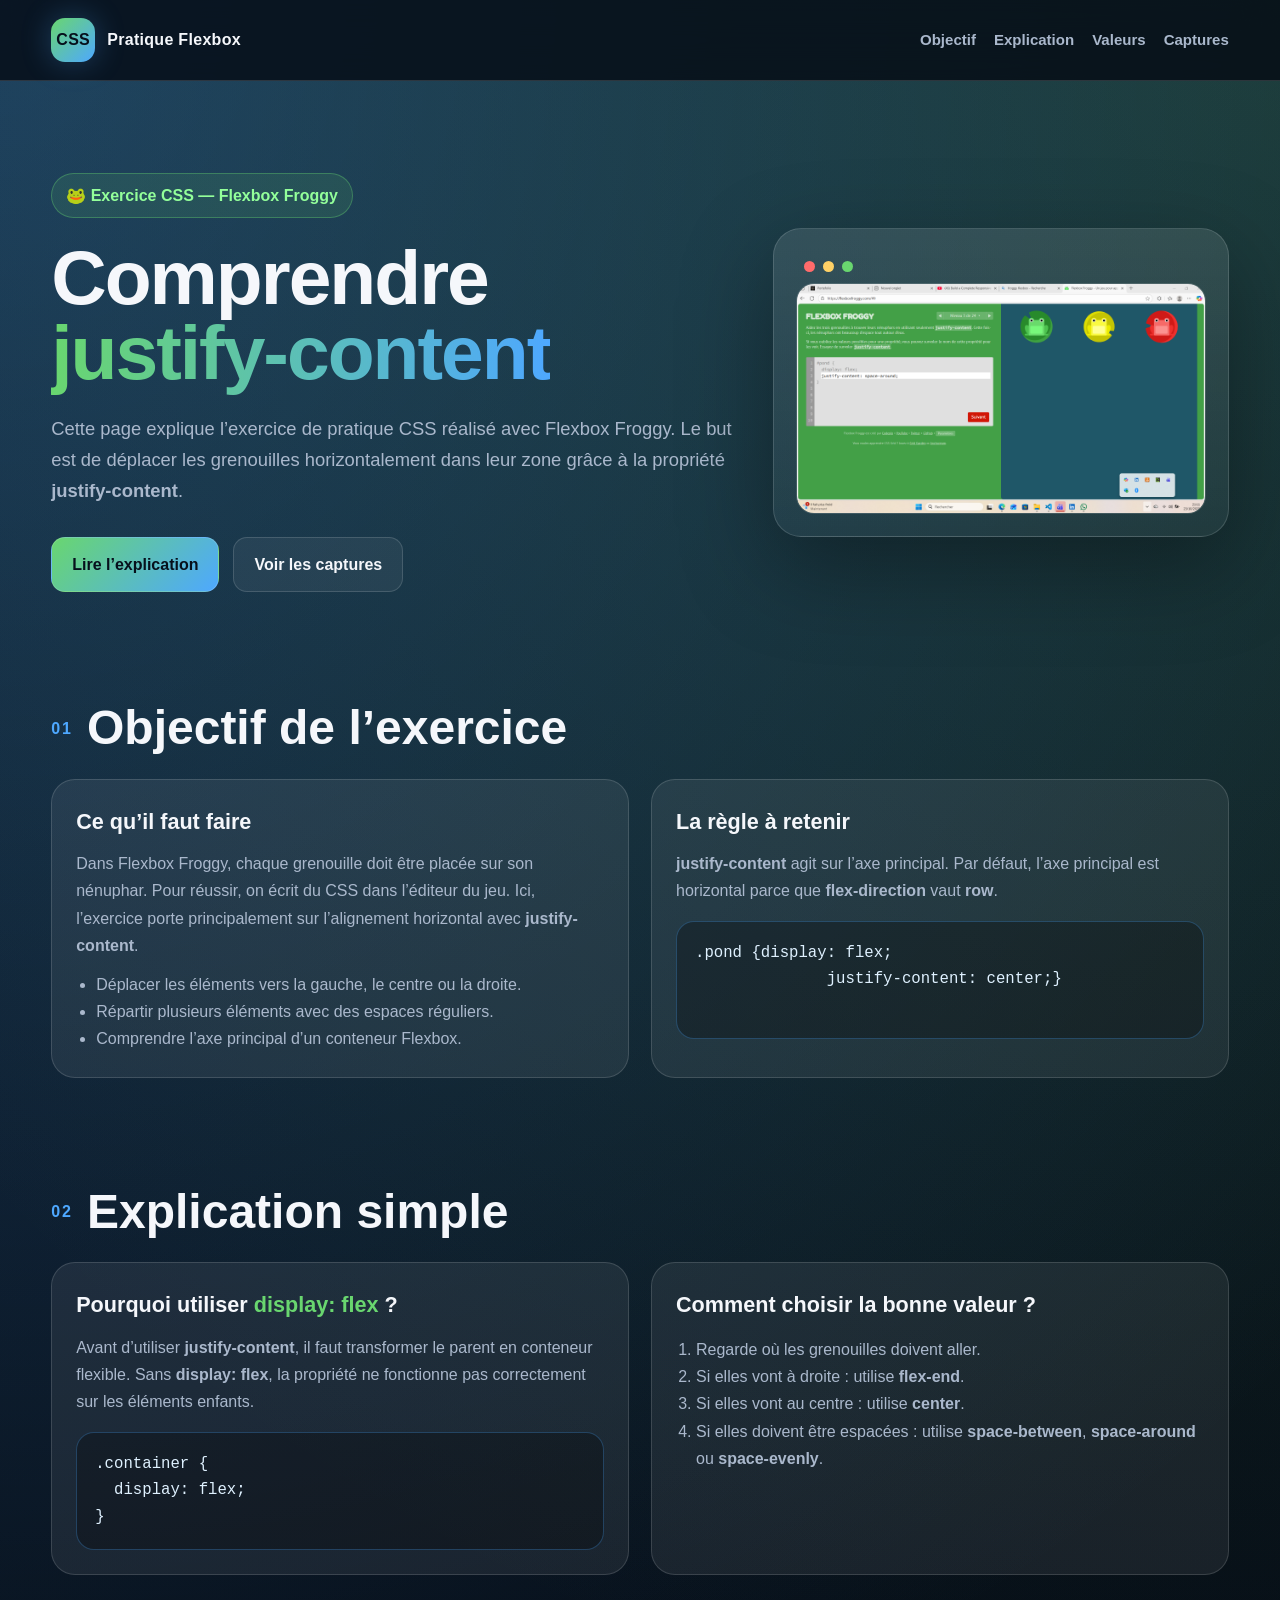
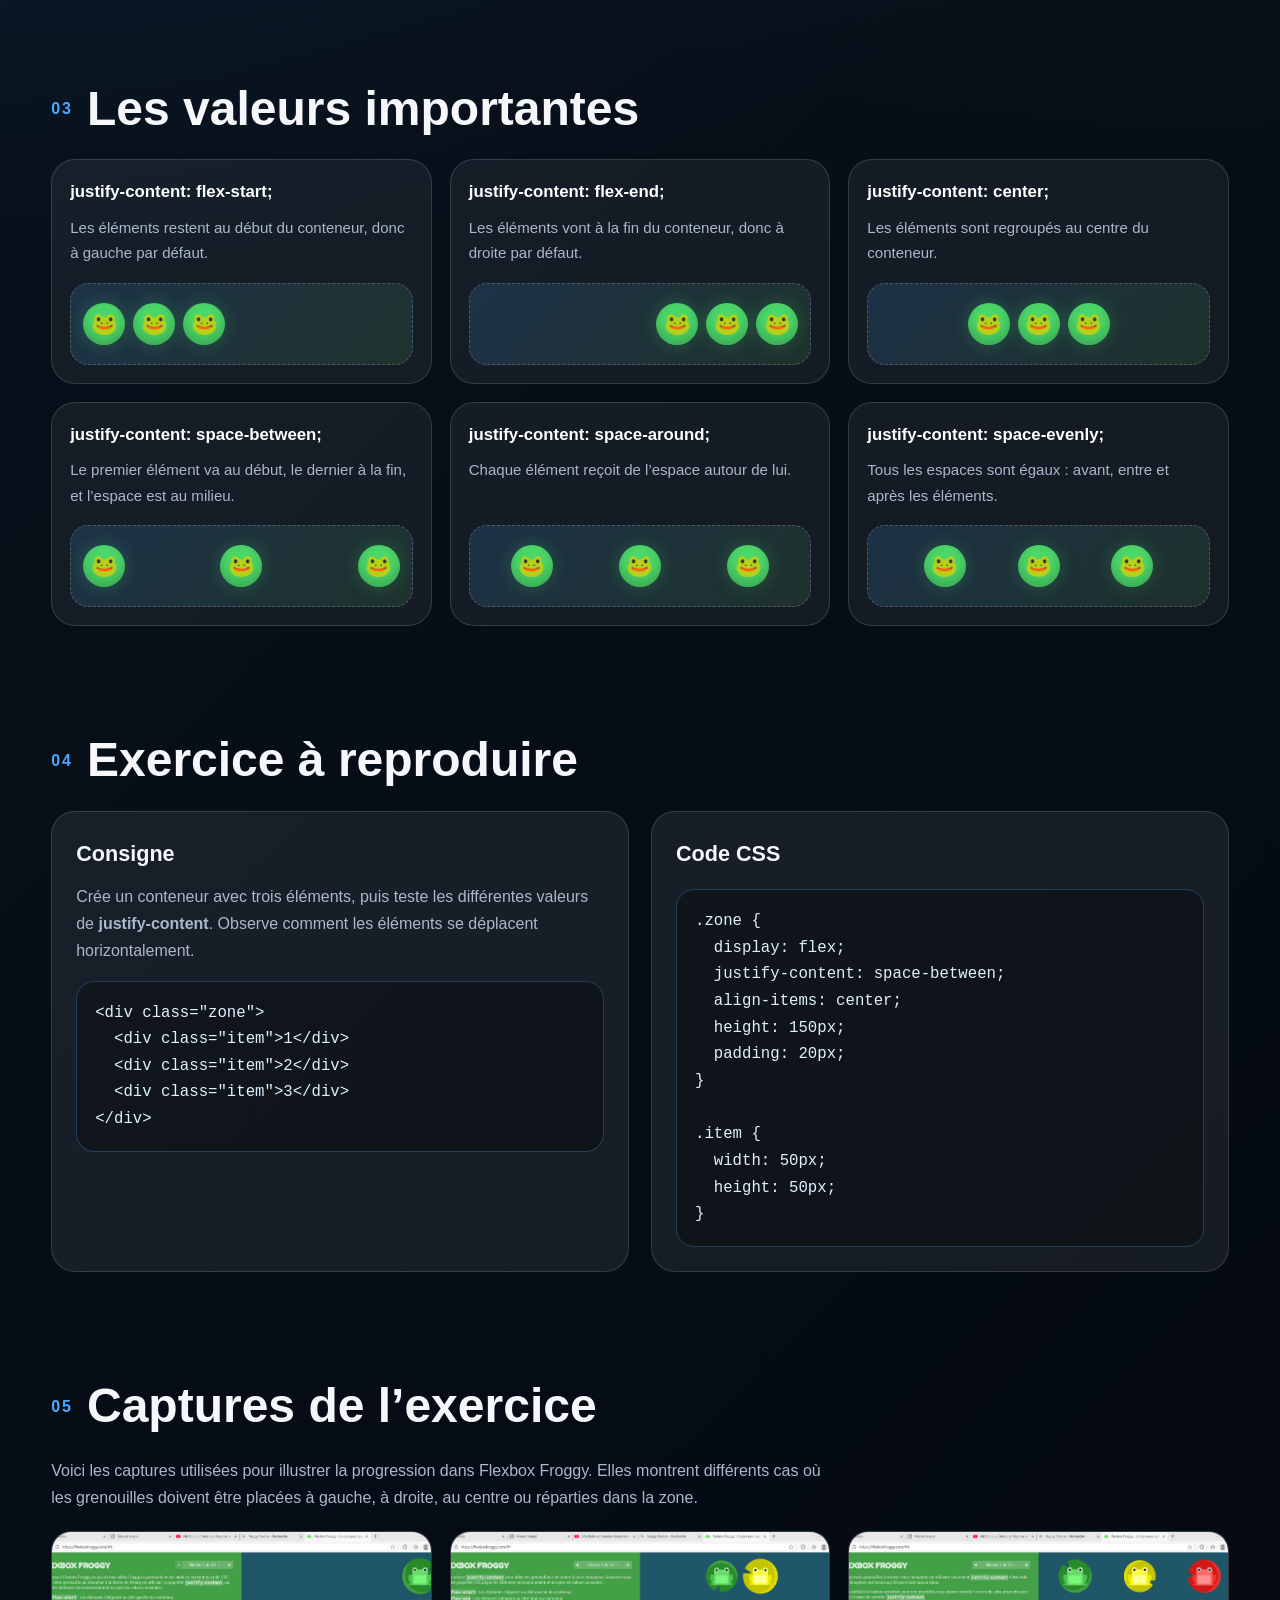
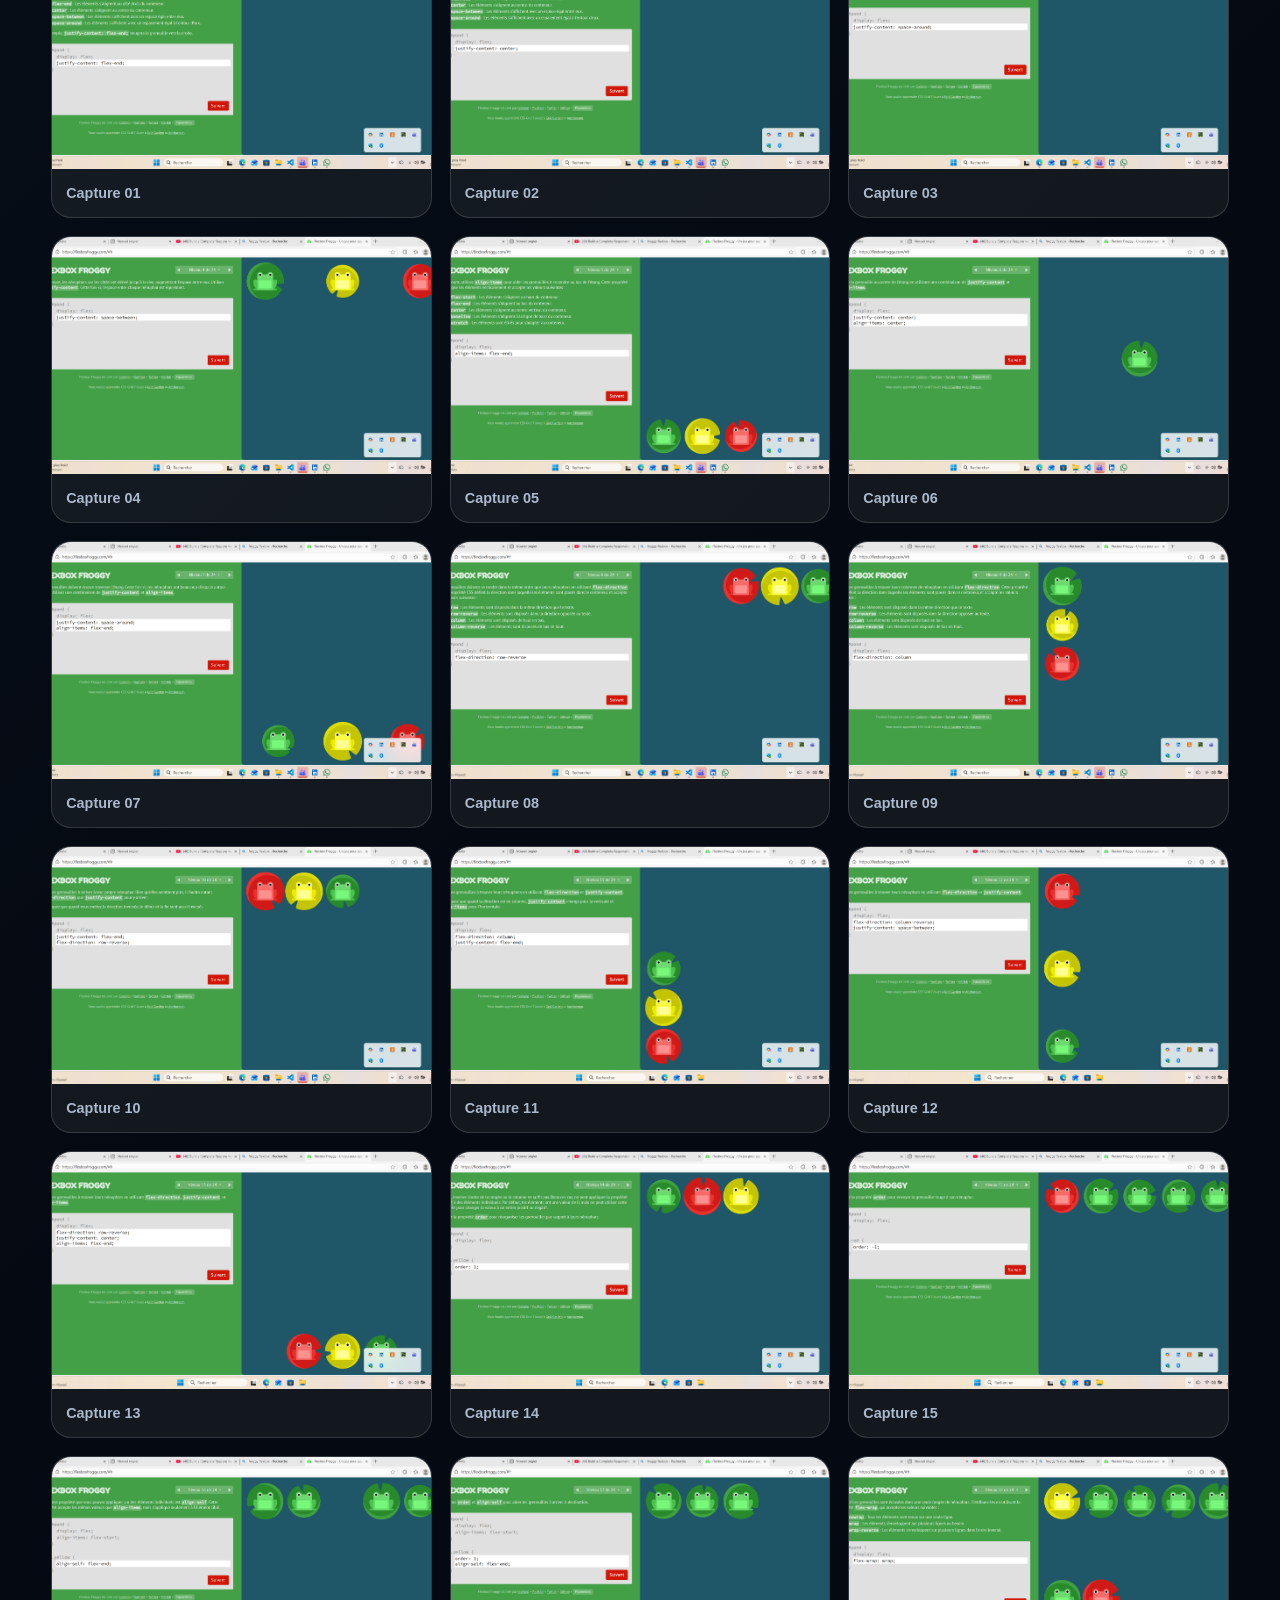
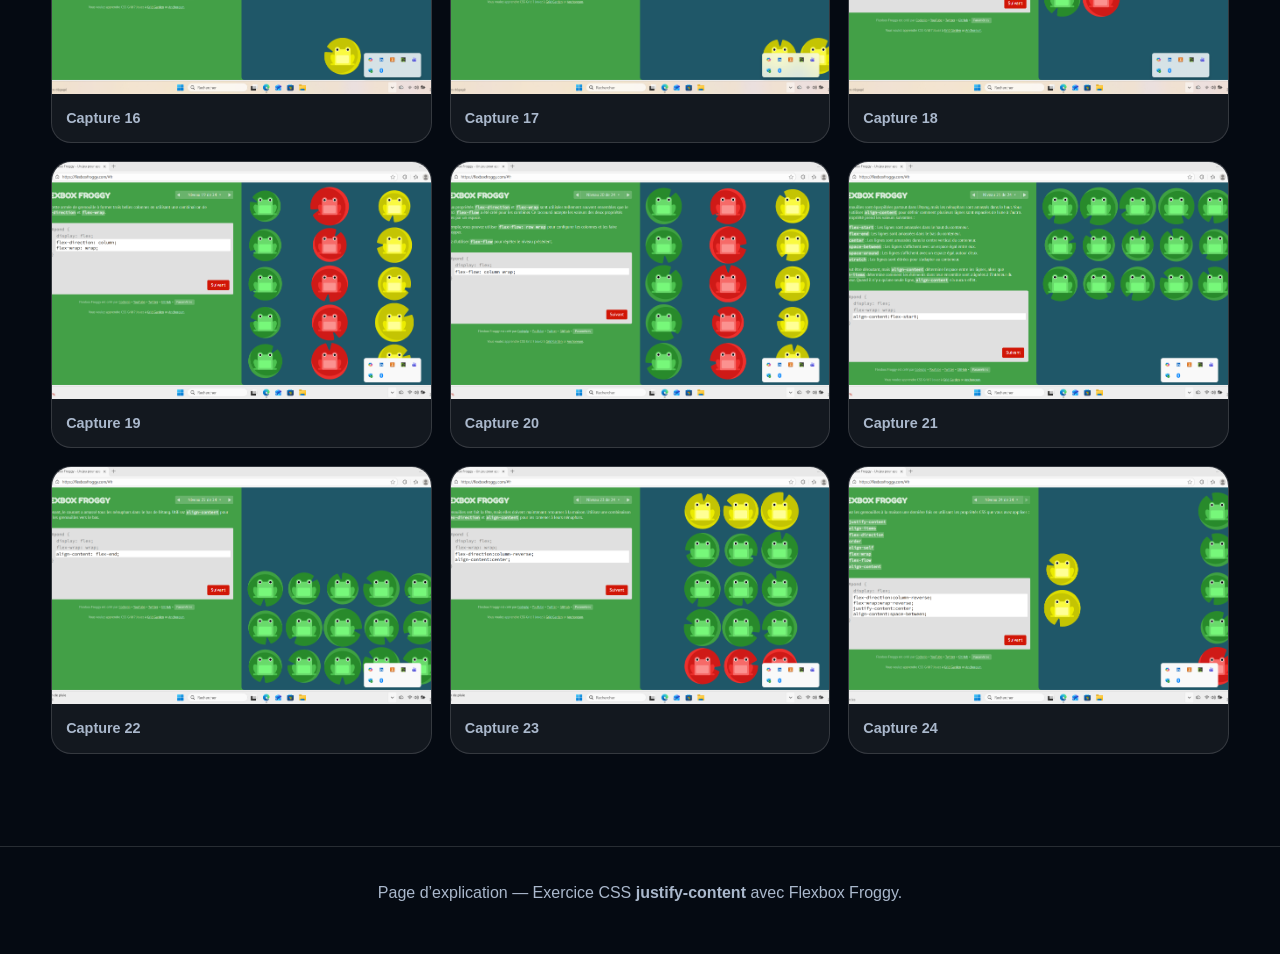
<file: forgy.html>
<!DOCTYPE html>
<html lang="fr">
<head>
  <meta charset="UTF-8" />
  <meta name="viewport" content="width=device-width, initial-scale=1.0" />
  <title>Exercice CSS — justify-content avec Flexbox Froggy</title>
  <link rel="stylesheet" href="assets/css/forgy.css" />
</head>
<body>
  <header class="header">
    <nav class="navbar">
      <a href="#accueil" class="logo" aria-label="Accueil">
        <span class="logo-icon">CSS</span>
        <span>Pratique Flexbox</span>
      </a>
      <div class="nav-links">
        <a href="#objectif">Objectif</a>
        <a href="#cours">Explication</a>
        <a href="#valeurs">Valeurs</a>
        <a href="#captures">Captures</a>
      </div>
    </nav>
  </header>

  <main id="accueil" class="page">
    <section class="hero">
      <div>
        <span class="badge">🐸 Exercice CSS — Flexbox Froggy</span>
        <h1>Comprendre <span class="gradient-text">justify-content</span></h1>
        <p>
          Cette page explique l’exercice de pratique CSS réalisé avec Flexbox Froggy. Le but est de déplacer les grenouilles horizontalement dans leur zone grâce à la propriété <strong>justify-content</strong>.
        </p>
        <div class="hero-actions">
          <a class="btn btn-primary" href="#cours">Lire l’explication</a>
          <a class="btn btn-secondary" href="#captures">Voir les captures</a>
        </div>
      </div>

      <div class="hero-card">
        <div class="browser-bar">
          <span class="dot red"></span>
          <span class="dot yellow"></span>
          <span class="dot green"></span>
        </div>
        <img src="freboxfroggy/2025-10-23 21_11_11-Greenshot.png" alt="Capture de l'exercice Flexbox Froggy" />
      </div>
    </section>

    <section id="objectif" class="section">
      <div class="section-title">
        <span class="section-number">01</span>
        <h2>Objectif de l’exercice</h2>
      </div>

      <div class="grid-2">
        <article class="card">
          <h3>Ce qu’il faut faire</h3>
          <p>
            Dans Flexbox Froggy, chaque grenouille doit être placée sur son nénuphar. Pour réussir, on écrit du CSS dans l’éditeur du jeu. Ici, l’exercice porte principalement sur l’alignement horizontal avec <strong>justify-content</strong>.
          </p>
          <ul>
            <li>Déplacer les éléments vers la gauche, le centre ou la droite.</li>
            <li>Répartir plusieurs éléments avec des espaces réguliers.</li>
            <li>Comprendre l’axe principal d’un conteneur Flexbox.</li>
          </ul>
        </article>

        <article class="card">
          <h3>La règle à retenir</h3>
          <p>
            <strong>justify-content</strong> agit sur l’axe principal. Par défaut, l’axe principal est horizontal parce que <strong>flex-direction</strong> vaut <strong>row</strong>.
          </p>
          <div class="code-box">
            <pre><code>.pond {display: flex;
              justify-content: center;}</code>
            </pre>
          </div>
        </article>
      </div>
    </section>

    <section id="cours" class="section">
      <div class="section-title">
        <span class="section-number">02</span>
        <h2>Explication simple</h2>
      </div>

      <div class="grid-2">
        <article class="card">
          <h3>Pourquoi utiliser <span class="highlight">display: flex</span> ?</h3>
          <p>
            Avant d’utiliser <strong>justify-content</strong>, il faut transformer le parent en conteneur flexible. Sans <strong>display: flex</strong>, la propriété ne fonctionne pas correctement sur les éléments enfants.
          </p>
          <div class="code-box">
            <pre><code>.container {
  display: flex;
}</code></pre>
          </div>
        </article>

        <article class="card">
          <h3>Comment choisir la bonne valeur ?</h3>
          <ol>
            <li>Regarde où les grenouilles doivent aller.</li>
            <li>Si elles vont à droite : utilise <strong>flex-end</strong>.</li>
            <li>Si elles vont au centre : utilise <strong>center</strong>.</li>
            <li>Si elles doivent être espacées : utilise <strong>space-between</strong>, <strong>space-around</strong> ou <strong>space-evenly</strong>.</li>
          </ol>
        </article>
      </div>
    </section>

    <section id="valeurs" class="section">
      <div class="section-title">
        <span class="section-number">03</span>
        <h2>Les valeurs importantes</h2>
      </div>

      <div class="value-grid">
        <article class="value-card">
          <h3>justify-content: flex-start;</h3>
          <p>Les éléments restent au début du conteneur, donc à gauche par défaut.</p>
          <div class="demo-row flex-start"><span class="frog">🐸</span><span class="frog">🐸</span><span class="frog">🐸</span></div>
        </article>

        <article class="value-card">
          <h3>justify-content: flex-end;</h3>
          <p>Les éléments vont à la fin du conteneur, donc à droite par défaut.</p>
          <div class="demo-row flex-end"><span class="frog">🐸</span><span class="frog">🐸</span><span class="frog">🐸</span></div>
        </article>

        <article class="value-card">
          <h3>justify-content: center;</h3>
          <p>Les éléments sont regroupés au centre du conteneur.</p>
          <div class="demo-row center"><span class="frog">🐸</span><span class="frog">🐸</span><span class="frog">🐸</span></div>
        </article>

        <article class="value-card">
          <h3>justify-content: space-between;</h3>
          <p>Le premier élément va au début, le dernier à la fin, et l’espace est au milieu.</p>
          <div class="demo-row space-between"><span class="frog">🐸</span><span class="frog">🐸</span><span class="frog">🐸</span></div>
        </article>

        <article class="value-card">
          <h3>justify-content: space-around;</h3>
          <p>Chaque élément reçoit de l’espace autour de lui.</p>
          <div class="demo-row space-around"><span class="frog">🐸</span><span class="frog">🐸</span><span class="frog">🐸</span></div>
        </article>

        <article class="value-card">
          <h3>justify-content: space-evenly;</h3>
          <p>Tous les espaces sont égaux : avant, entre et après les éléments.</p>
          <div class="demo-row space-evenly"><span class="frog">🐸</span><span class="frog">🐸</span><span class="frog">🐸</span></div>
        </article>
      </div>
    </section>

    <section class="section">
      <div class="section-title">
        <span class="section-number">04</span>
        <h2>Exercice à reproduire</h2>
      </div>

      <div class="grid-2">
        <article class="card">
          <h3>Consigne</h3>
          <p>
            Crée un conteneur avec trois éléments, puis teste les différentes valeurs de <strong>justify-content</strong>. Observe comment les éléments se déplacent horizontalement.
          </p>
          <div class="code-box">
            <pre><code>&lt;div class="zone"&gt;
  &lt;div class="item"&gt;1&lt;/div&gt;
  &lt;div class="item"&gt;2&lt;/div&gt;
  &lt;div class="item"&gt;3&lt;/div&gt;
&lt;/div&gt;</code></pre>
          </div>
        </article>

        <article class="card">
          <h3>Code CSS</h3>
          <div class="code-box">
            <pre><code>.zone {
  display: flex;
  justify-content: space-between;
  align-items: center;
  height: 150px;
  padding: 20px;
}

.item {
  width: 50px;
  height: 50px;
}</code></pre>
          </div>
        </article>
      </div>
    </section>

    <section id="captures" class="section">
      <div class="section-title">
        <span class="section-number">05</span>
        <h2>Captures de l’exercice</h2>
      </div>
      <p style="color: var(--muted); margin-bottom: 20px; max-width: 780px;">
        Voici les captures utilisées pour illustrer la progression dans Flexbox Froggy. Elles montrent différents cas où les grenouilles doivent être placées à gauche, à droite, au centre ou réparties dans la zone.
      </p>

      <div class="gallery">
        <figure class="shot"><a href="freboxfroggy/2025-10-23%2021_09_08-Greenshot.png" target="_blank"><img src="freboxfroggy/2025-10-23%2021_09_08-Greenshot.png" alt="Capture Flexbox Froggy 1" /></a><figcaption>Capture 01</figcaption></figure>
        <figure class="shot"><a href="freboxfroggy/2025-10-23%2021_10_44-Greenshot.png" target="_blank"><img src="freboxfroggy/2025-10-23%2021_10_44-Greenshot.png" alt="Capture Flexbox Froggy 2" /></a><figcaption>Capture 02</figcaption></figure>
        <figure class="shot"><a href="freboxfroggy/2025-10-23%2021_11_11-Greenshot.png" target="_blank"><img src="freboxfroggy/2025-10-23%2021_11_11-Greenshot.png" alt="Capture Flexbox Froggy 3" /></a><figcaption>Capture 03</figcaption></figure>
        <figure class="shot"><a href="freboxfroggy/2025-10-23%2021_11_33-Greenshot.png" target="_blank"><img src="freboxfroggy/2025-10-23%2021_11_33-Greenshot.png" alt="Capture Flexbox Froggy 4" /></a><figcaption>Capture 04</figcaption></figure>
        <figure class="shot"><a href="freboxfroggy/2025-10-23%2021_11_51-Greenshot.png" target="_blank"><img src="freboxfroggy/2025-10-23%2021_11_51-Greenshot.png" alt="Capture Flexbox Froggy 5" /></a><figcaption>Capture 05</figcaption></figure>
        <figure class="shot"><a href="freboxfroggy/2025-10-23%2021_12_12-Greenshot.png" target="_blank"><img src="freboxfroggy/2025-10-23%2021_12_12-Greenshot.png" alt="Capture Flexbox Froggy 6" /></a><figcaption>Capture 06</figcaption></figure>
        <figure class="shot"><a href="freboxfroggy/2025-10-23%2021_12_31-Greenshot.png" target="_blank"><img src="freboxfroggy/2025-10-23%2021_12_31-Greenshot.png" alt="Capture Flexbox Froggy 7" /></a><figcaption>Capture 07</figcaption></figure>
        <figure class="shot"><a href="freboxfroggy/2025-10-23%2021_12_48-Greenshot.png" target="_blank"><img src="freboxfroggy/2025-10-23%2021_12_48-Greenshot.png" alt="Capture Flexbox Froggy 8" /></a><figcaption>Capture 08</figcaption></figure>
        <figure class="shot"><a href="freboxfroggy/2025-10-23%2021_13_02-Greenshot.png" target="_blank"><img src="freboxfroggy/2025-10-23%2021_13_02-Greenshot.png" alt="Capture Flexbox Froggy 9" /></a><figcaption>Capture 09</figcaption></figure>
        <figure class="shot"><a href="freboxfroggy/2025-10-23%2021_13_18-Greenshot.png" target="_blank"><img src="freboxfroggy/2025-10-23%2021_13_18-Greenshot.png" alt="Capture Flexbox Froggy 10" /></a><figcaption>Capture 10</figcaption></figure>
        <figure class="shot"><a href="freboxfroggy/2025-10-23%2021_14_15-Greenshot.png" target="_blank"><img src="freboxfroggy/2025-10-23%2021_14_15-Greenshot.png" alt="Capture Flexbox Froggy 11" /></a><figcaption>Capture 11</figcaption></figure>
        <figure class="shot"><a href="freboxfroggy/2025-10-23%2021_14_31-Greenshot.png" target="_blank"><img src="freboxfroggy/2025-10-23%2021_14_31-Greenshot.png" alt="Capture Flexbox Froggy 12" /></a><figcaption>Capture 12</figcaption></figure>
        <figure class="shot"><a href="freboxfroggy/2025-10-23%2021_14_58-Greenshot.png" target="_blank"><img src="freboxfroggy/2025-10-23%2021_14_58-Greenshot.png" alt="Capture Flexbox Froggy 13" /></a><figcaption>Capture 13</figcaption></figure>
        <figure class="shot"><a href="freboxfroggy/2025-10-23%2021_15_17-Greenshot.png" target="_blank"><img src="freboxfroggy/2025-10-23%2021_15_17-Greenshot.png" alt="Capture Flexbox Froggy 14" /></a><figcaption>Capture 14</figcaption></figure>
        <figure class="shot"><a href="freboxfroggy/2025-10-23%2021_15_37-Greenshot.png" target="_blank"><img src="freboxfroggy/2025-10-23%2021_15_37-Greenshot.png" alt="Capture Flexbox Froggy 15" /></a><figcaption>Capture 15</figcaption></figure>
        <figure class="shot"><a href="freboxfroggy/2025-10-23%2021_16_00-Greenshot.png" target="_blank"><img src="freboxfroggy/2025-10-23%2021_16_00-Greenshot.png" alt="Capture Flexbox Froggy 16" /></a><figcaption>Capture 16</figcaption></figure>
        <figure class="shot"><a href="freboxfroggy/2025-10-23%2021_16_36-Greenshot.png" target="_blank"><img src="freboxfroggy/2025-10-23%2021_16_36-Greenshot.png" alt="Capture Flexbox Froggy 17" /></a><figcaption>Capture 17</figcaption></figure>
        <figure class="shot"><a href="freboxfroggy/2025-10-23%2021_16_51-Greenshot.png" target="_blank"><img src="freboxfroggy/2025-10-23%2021_16_51-Greenshot.png" alt="Capture Flexbox Froggy 18" /></a><figcaption>Capture 18</figcaption></figure>
        <figure class="shot"><a href="freboxfroggy/2025-10-24%2013_22_26-Greenshot.png" target="_blank"><img src="freboxfroggy/2025-10-24%2013_22_26-Greenshot.png" alt="Capture Flexbox Froggy 19" /></a><figcaption>Capture 19</figcaption></figure>
        <figure class="shot"><a href="freboxfroggy/2025-10-24%2013_24_08-Greenshot.png" target="_blank"><img src="freboxfroggy/2025-10-24%2013_24_08-Greenshot.png" alt="Capture Flexbox Froggy 20" /></a><figcaption>Capture 20</figcaption></figure>
        <figure class="shot"><a href="freboxfroggy/2025-10-24%2013_24_45-Greenshot.png" target="_blank"><img src="freboxfroggy/2025-10-24%2013_24_45-Greenshot.png" alt="Capture Flexbox Froggy 21" /></a><figcaption>Capture 21</figcaption></figure>
        <figure class="shot"><a href="freboxfroggy/2025-10-24%2013_25_18-Greenshot.png" target="_blank"><img src="freboxfroggy/2025-10-24%2013_25_18-Greenshot.png" alt="Capture Flexbox Froggy 22" /></a><figcaption>Capture 22</figcaption></figure>
        <figure class="shot"><a href="freboxfroggy/2025-10-24%2013_26_32-Greenshot.png" target="_blank"><img src="freboxfroggy/2025-10-24%2013_26_32-Greenshot.png" alt="Capture Flexbox Froggy 23" /></a><figcaption>Capture 23</figcaption></figure>
        <figure class="shot"><a href="freboxfroggy/2025-10-24%2013_30_08-Greenshot.png" target="_blank"><img src="freboxfroggy/2025-10-24%2013_30_08-Greenshot.png" alt="Capture Flexbox Froggy 24" /></a><figcaption>Capture 24</figcaption></figure>
      </div>
    </section>
  </main>

  <footer class="footer">
    <p>Page d’explication — Exercice CSS <strong>justify-content</strong> avec Flexbox Froggy.</p>
  </footer>
</body>
</html>
</file>
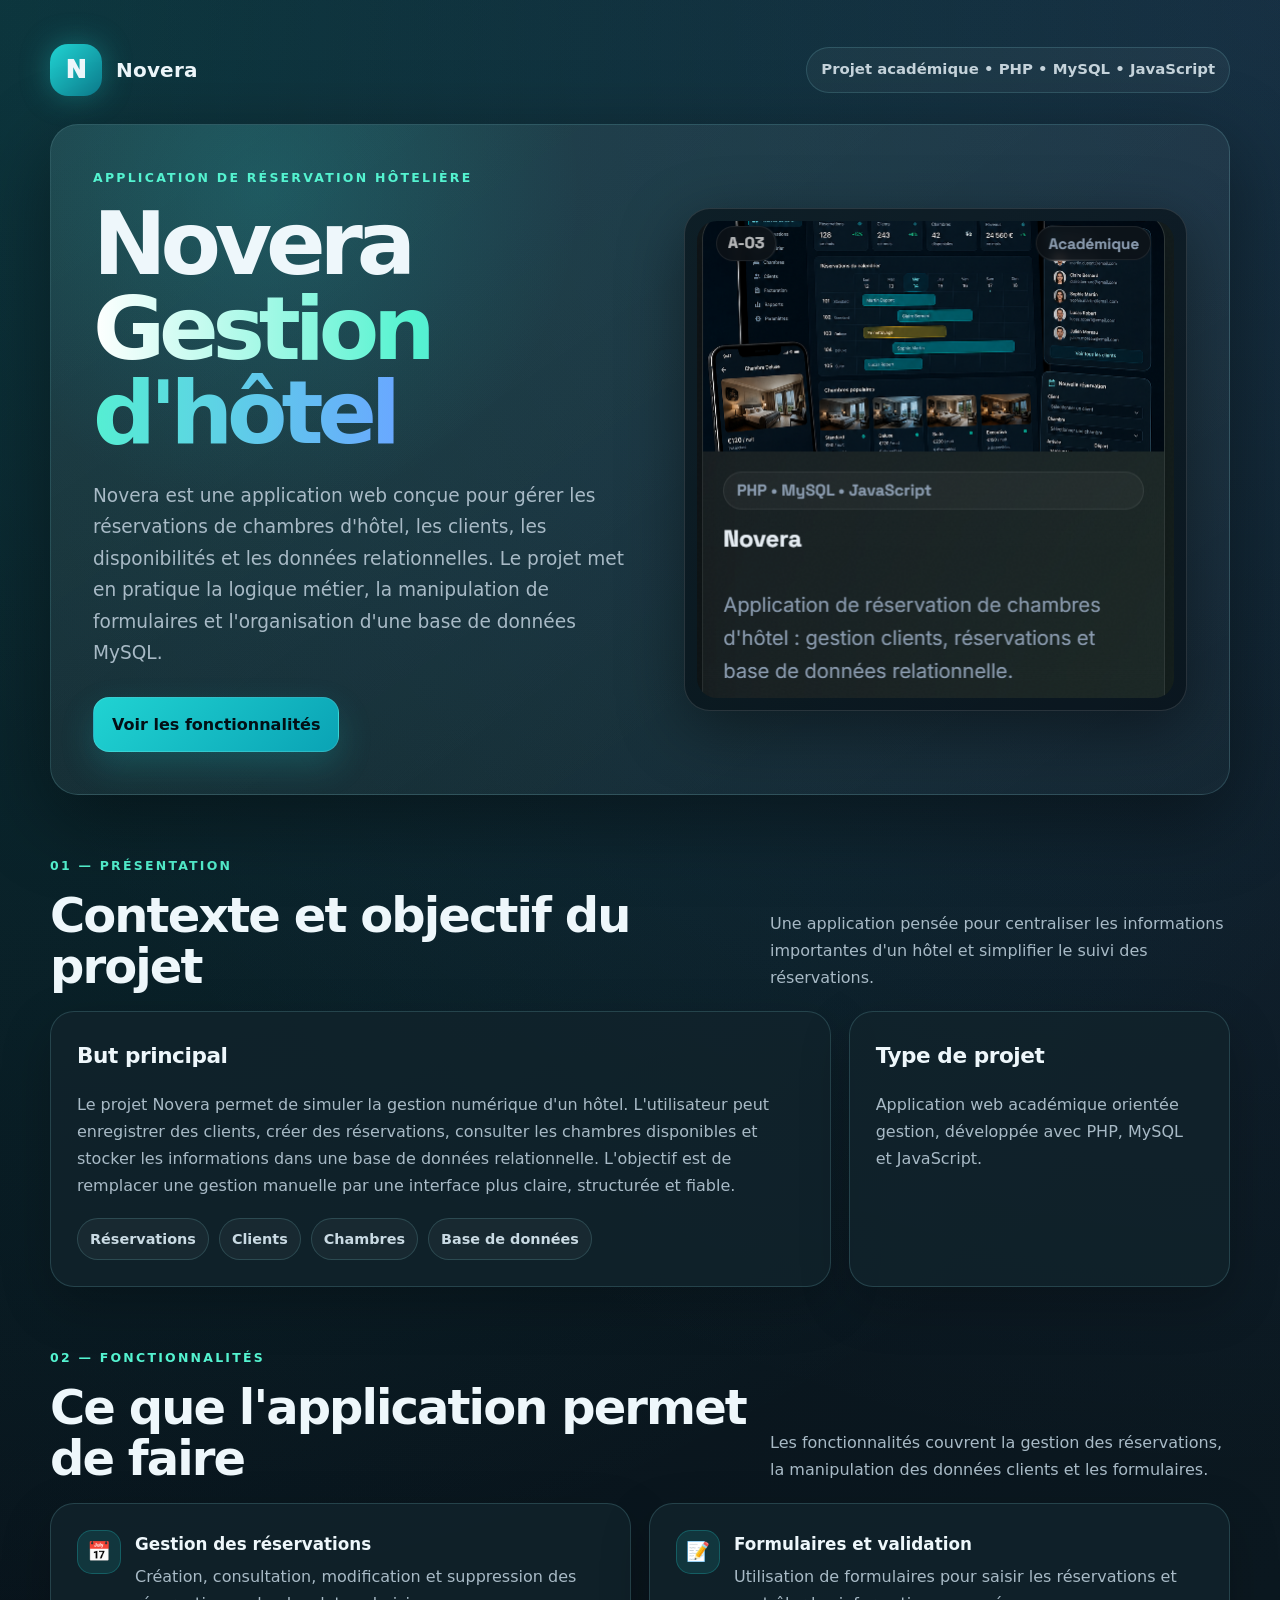
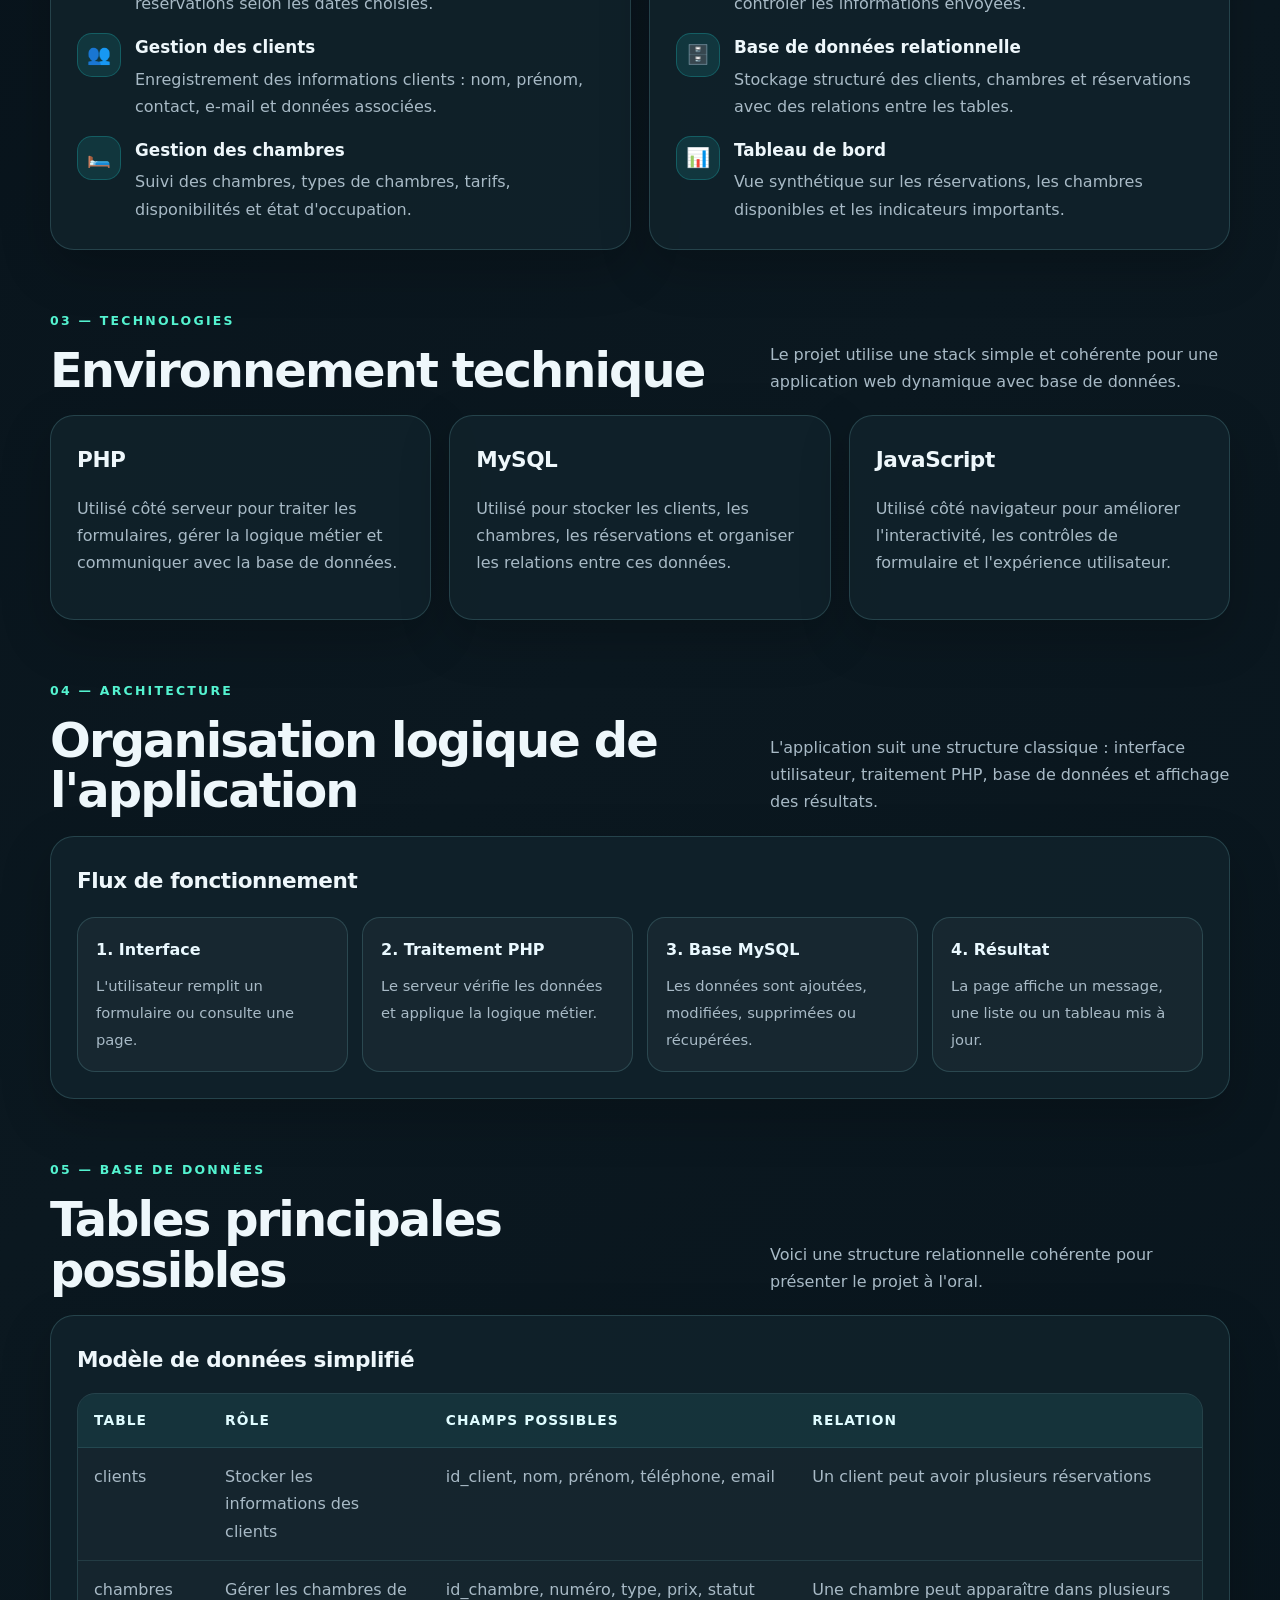
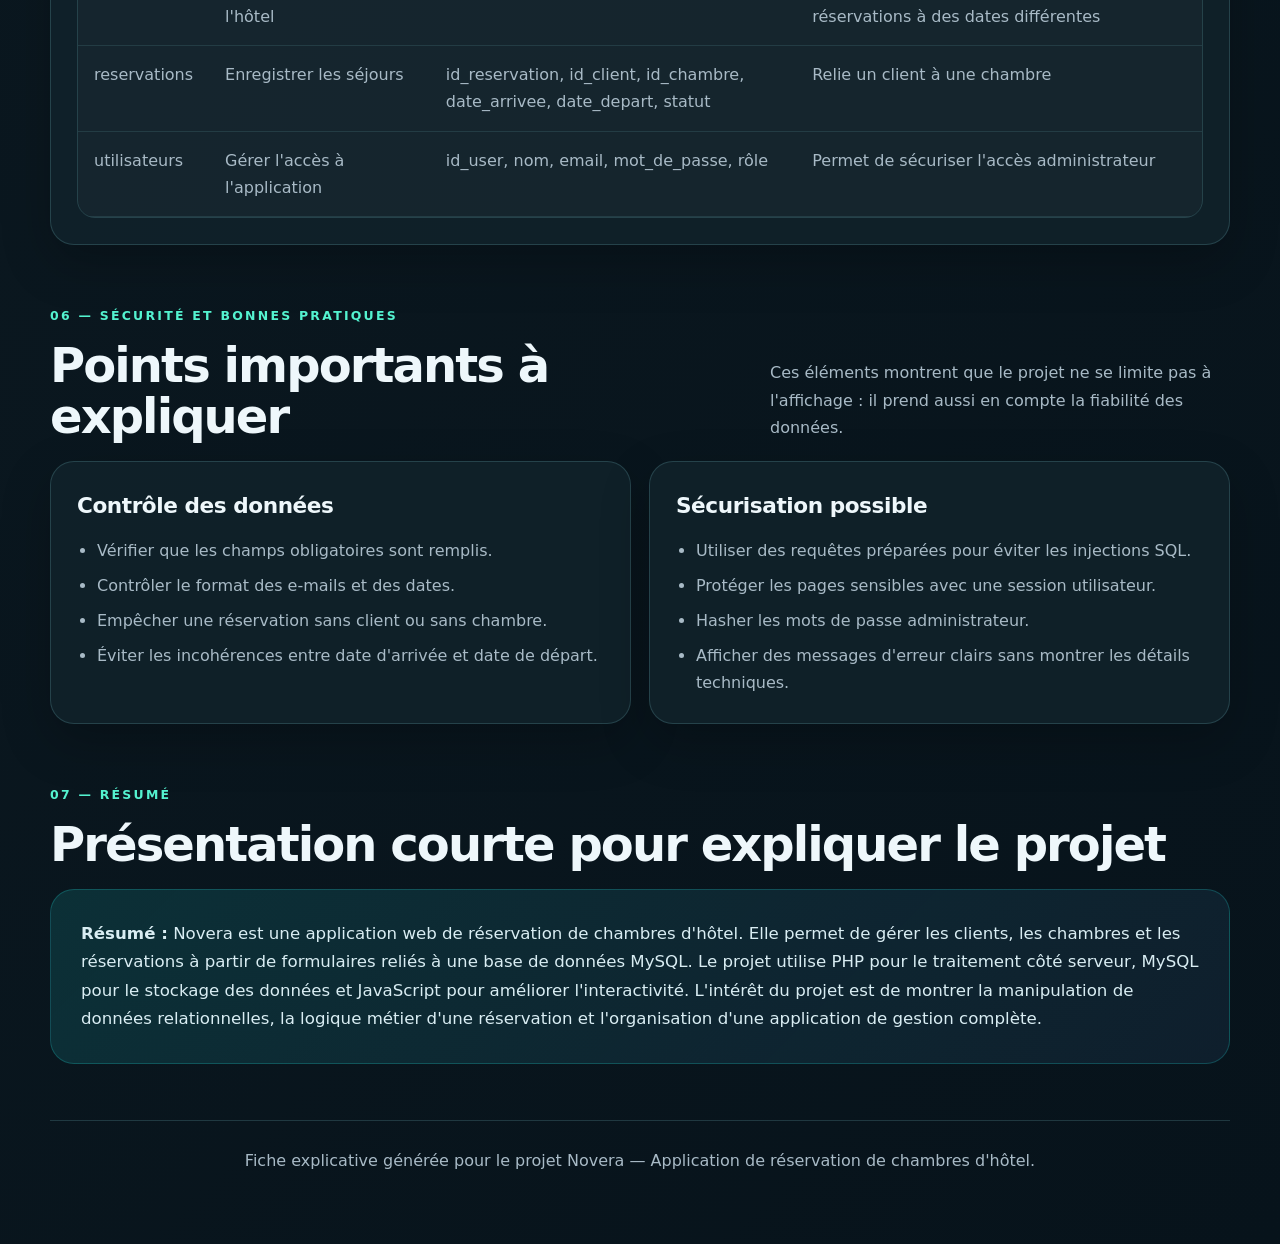
<file: novera.html>
<!DOCTYPE html>
<html lang="fr">
<head>
  <meta charset="UTF-8" />
  <meta name="viewport" content="width=device-width, initial-scale=1.0" />
  <title>Novera — Fiche explicative du projet</title>
  <style>
    :root {
      --bg: #07131b;
      --card: rgba(17, 35, 43, 0.84);
      --text: #eef7fb;
      --muted: #a8bac6;
      --line: rgba(139, 221, 224, 0.18);
      --accent: #20d3d2;
      --accent-2: #54f3d0;
      --accent-3: #69a8ff;
      --shadow: 0 24px 80px rgba(0,0,0,.42);
      --radius: 28px;
    }
    * { box-sizing: border-box; }
    html { scroll-behavior: smooth; }
    body {
      margin: 0;
      font-family: Inter, ui-sans-serif, system-ui, -apple-system, BlinkMacSystemFont, "Segoe UI", sans-serif;
      background:
        radial-gradient(circle at top left, rgba(32, 211, 210, .18), transparent 35%),
        radial-gradient(circle at top right, rgba(105, 168, 255, .15), transparent 32%),
        linear-gradient(135deg, #061018 0%, #0b1820 50%, #07131b 100%);
      color: var(--text);
      line-height: 1.7;
    }
    .page {
      width: min(1180px, calc(100% - 34px));
      margin: 0 auto;
      padding: 28px 0 70px;
    }
    .topbar {
      display: flex;
      justify-content: space-between;
      align-items: center;
      gap: 20px;
      padding: 16px 0 28px;
    }
    .brand {
      display: flex;
      align-items: center;
      gap: 14px;
      font-weight: 900;
      font-size: 1.25rem;
      letter-spacing: .2px;
    }
    .logo {
      width: 52px;
      height: 52px;
      border-radius: 18px;
      background: linear-gradient(135deg, var(--accent), #0c7c8d);
      display: grid;
      place-items: center;
      box-shadow: 0 0 30px rgba(32, 211, 210, .35);
      font-weight: 950;
      font-size: 1.55rem;
    }
    .badge {
      display: inline-flex;
      align-items: center;
      gap: 8px;
      border: 1px solid var(--line);
      color: #c6d4dc;
      background: rgba(255,255,255,.04);
      padding: 9px 14px;
      border-radius: 999px;
      font-weight: 700;
      font-size: .93rem;
      white-space: nowrap;
    }
    .hero {
      display: grid;
      grid-template-columns: 1.05fr .95fr;
      gap: 34px;
      align-items: center;
      padding: 42px;
      border: 1px solid var(--line);
      border-radius: var(--radius);
      background: linear-gradient(145deg, rgba(255,255,255,.08), rgba(255,255,255,.025));
      box-shadow: var(--shadow);
      overflow: hidden;
      position: relative;
    }
    .hero::before {
      content: "";
      position: absolute;
      inset: -1px;
      background: radial-gradient(circle at 18% 10%, rgba(32, 211, 210, .17), transparent 28%);
      pointer-events: none;
    }
    .hero > * { position: relative; z-index: 1; }
    .kicker {
      color: var(--accent-2);
      font-weight: 900;
      letter-spacing: .18em;
      text-transform: uppercase;
      font-size: .78rem;
      margin-bottom: 14px;
    }
    h1 {
      margin: 0;
      font-size: clamp(2.55rem, 7vw, 5.5rem);
      line-height: .96;
      letter-spacing: -0.07em;
    }
    .gradient-text {
      background: linear-gradient(90deg, #fff, var(--accent-2), var(--accent-3));
      -webkit-background-clip: text;
      background-clip: text;
      color: transparent;
    }
    .subtitle {
      max-width: 690px;
      color: var(--muted);
      font-size: 1.16rem;
      margin: 24px 0 0;
    }
    .hero-actions {
      display: flex;
      flex-wrap: wrap;
      gap: 12px;
      margin-top: 28px;
    }
    .button {
      border: 1px solid rgba(255,255,255,.12);
      background: linear-gradient(135deg, var(--accent), #0aa3b5);
      color: #031016;
      text-decoration: none;
      padding: 13px 18px;
      border-radius: 16px;
      font-weight: 900;
      box-shadow: 0 14px 34px rgba(32, 211, 210, .2);
    }
    .button.secondary {
      background: rgba(255,255,255,.04);
      color: var(--text);
      box-shadow: none;
    }
    .mockup-wrap {
      border-radius: 26px;
      border: 1px solid rgba(255,255,255,.12);
      background: rgba(2, 10, 14, .58);
      padding: 12px;
      box-shadow: 0 18px 65px rgba(0,0,0,.42);
    }
    .mockup-wrap img {
      width: 100%;
      display: block;
      border-radius: 20px;
    }
    .section-title {
      display: flex;
      align-items: end;
      justify-content: space-between;
      gap: 22px;
      margin: 60px 0 20px;
    }
    .section-title h2 {
      margin: 0;
      font-size: clamp(1.85rem, 4vw, 3rem);
      letter-spacing: -0.04em;
      line-height: 1.05;
    }
    .section-title p {
      color: var(--muted);
      margin: 0;
      max-width: 460px;
    }
    .grid {
      display: grid;
      grid-template-columns: repeat(12, 1fr);
      gap: 18px;
    }
    .card {
      grid-column: span 4;
      padding: 26px;
      border-radius: 24px;
      border: 1px solid var(--line);
      background: var(--card);
      box-shadow: 0 18px 50px rgba(0,0,0,.22);
    }
    .card.wide { grid-column: span 8; }
    .card.half { grid-column: span 6; }
    .card.full { grid-column: 1 / -1; }
    .card h3 {
      margin: 0 0 12px;
      font-size: 1.35rem;
      letter-spacing: -0.02em;
    }
    .card p, .card li { color: var(--muted); }
    .card ul { margin: 12px 0 0; padding-left: 20px; }
    .card li + li { margin-top: 8px; }
    .pill-row {
      display: flex;
      gap: 10px;
      flex-wrap: wrap;
      margin-top: 18px;
    }
    .pill {
      border: 1px solid var(--line);
      background: rgba(255,255,255,.04);
      padding: 8px 12px;
      border-radius: 999px;
      color: #c9dae3;
      font-weight: 800;
      font-size: .9rem;
    }
    .feature {
      display: flex;
      gap: 14px;
      align-items: flex-start;
    }
    .feature + .feature { margin-top: 16px; }
    .icon {
      width: 44px;
      height: 44px;
      flex: 0 0 44px;
      border-radius: 15px;
      display: grid;
      place-items: center;
      background: rgba(32, 211, 210, .12);
      border: 1px solid rgba(32, 211, 210, .25);
      color: var(--accent-2);
      font-size: 1.2rem;
    }
    .feature h4 { margin: 0 0 4px; font-size: 1.05rem; }
    .feature p { margin: 0; }
    .table-wrap {
      overflow: auto;
      border-radius: 18px;
      border: 1px solid var(--line);
      margin-top: 14px;
    }
    table {
      width: 100%;
      border-collapse: collapse;
      min-width: 720px;
      background: rgba(255,255,255,.025);
    }
    th, td {
      text-align: left;
      padding: 15px 16px;
      border-bottom: 1px solid rgba(139, 221, 224, .12);
      vertical-align: top;
    }
    th {
      color: #dffcff;
      font-size: .86rem;
      text-transform: uppercase;
      letter-spacing: .08em;
      background: rgba(32, 211, 210, .08);
    }
    td { color: var(--muted); }
    .schema {
      display: grid;
      grid-template-columns: repeat(4, 1fr);
      gap: 14px;
      margin-top: 18px;
    }
    .schema-box {
      border: 1px solid var(--line);
      border-radius: 18px;
      padding: 18px;
      background: rgba(255,255,255,.035);
      min-height: 122px;
    }
    .schema-box strong { display: block; margin-bottom: 8px; color: #eaf9ff; }
    .schema-box span { color: var(--muted); font-size: .92rem; }
    .oral {
      padding: 30px;
      border-radius: 24px;
      background: linear-gradient(135deg, rgba(32,211,210,.14), rgba(105,168,255,.08));
      border: 1px solid rgba(32,211,210,.24);
      color: #d9edf3;
      font-size: 1.04rem;
    }
    footer {
      margin-top: 56px;
      color: var(--muted);
      text-align: center;
      border-top: 1px solid var(--line);
      padding-top: 26px;
    }
    @media (max-width: 900px) {
      .hero { grid-template-columns: 1fr; padding: 28px; }
      .section-title { display: block; }
      .section-title p { margin-top: 10px; }
      .card, .card.wide, .card.half { grid-column: 1 / -1; }
      .schema { grid-template-columns: repeat(2, 1fr); }
    }
    @media (max-width: 560px) {
      .topbar { align-items: flex-start; flex-direction: column; }
      .hero { padding: 22px; }
      .schema { grid-template-columns: 1fr; }
      .button { width: 100%; text-align: center; }
    }
  </style>
</head>
<body>
  <main class="page">
    <header class="topbar">
      <div class="brand"><div class="logo">N</div><span>Novera</span></div>
      <div class="badge">Projet académique • PHP • MySQL • JavaScript</div>
    </header>

    <section class="hero">
      <div>
        <div class="kicker">Application de réservation hôtelière</div>
        <h1>Novera<br><span class="gradient-text">Gestion d'hôtel</span></h1>
        <p class="subtitle">
          Novera est une application web conçue pour gérer les réservations de chambres d'hôtel, les clients,
          les disponibilités et les données relationnelles. Le projet met en pratique la logique métier, la manipulation
          de formulaires et l'organisation d'une base de données MySQL.
        </p>
        <div class="hero-actions">
          <a href="#fonctionnalites" class="button">Voir les fonctionnalités</a>
        </div>
      </div>
      <div class="mockup-wrap">
        <img src="assets/images/novera_mockup.png" alt="Illustration du projet Novera" />
      </div>
    </section>

    <section class="section-title" id="presentation">
      <div>
        <div class="kicker">01 — Présentation</div>
        <h2>Contexte et objectif du projet</h2>
      </div>
      <p>Une application pensée pour centraliser les informations importantes d'un hôtel et simplifier le suivi des réservations.</p>
    </section>

    <section class="grid">
      <article class="card wide">
        <h3>But principal</h3>
        <p>
          Le projet Novera permet de simuler la gestion numérique d'un hôtel. L'utilisateur peut enregistrer des clients,
          créer des réservations, consulter les chambres disponibles et stocker les informations dans une base de données relationnelle.
          L'objectif est de remplacer une gestion manuelle par une interface plus claire, structurée et fiable.
        </p>
        <div class="pill-row">
          <span class="pill">Réservations</span>
          <span class="pill">Clients</span>
          <span class="pill">Chambres</span>
          <span class="pill">Base de données</span>
        </div>
      </article>
      <article class="card">
        <h3>Type de projet</h3>
        <p>Application web académique orientée gestion, développée avec PHP, MySQL et JavaScript.</p>
      </article>
    </section>

    <section class="section-title" id="fonctionnalites">
      <div>
        <div class="kicker">02 — Fonctionnalités</div>
        <h2>Ce que l'application permet de faire</h2>
      </div>
      <p>Les fonctionnalités couvrent la gestion des réservations, la manipulation des données clients et les formulaires.</p>
    </section>

    <section class="grid">
      <article class="card half">
        <div class="feature"><div class="icon">📅</div><div><h4>Gestion des réservations</h4><p>Création, consultation, modification et suppression des réservations selon les dates choisies.</p></div></div>
        <div class="feature"><div class="icon">👥</div><div><h4>Gestion des clients</h4><p>Enregistrement des informations clients : nom, prénom, contact, e-mail et données associées.</p></div></div>
        <div class="feature"><div class="icon">🛏️</div><div><h4>Gestion des chambres</h4><p>Suivi des chambres, types de chambres, tarifs, disponibilités et état d'occupation.</p></div></div>
      </article>
      <article class="card half">
        <div class="feature"><div class="icon">📝</div><div><h4>Formulaires et validation</h4><p>Utilisation de formulaires pour saisir les réservations et contrôler les informations envoyées.</p></div></div>
        <div class="feature"><div class="icon">🗄️</div><div><h4>Base de données relationnelle</h4><p>Stockage structuré des clients, chambres et réservations avec des relations entre les tables.</p></div></div>
        <div class="feature"><div class="icon">📊</div><div><h4>Tableau de bord</h4><p>Vue synthétique sur les réservations, les chambres disponibles et les indicateurs importants.</p></div></div>
      </article>
    </section>

    <section class="section-title" id="technologies">
      <div>
        <div class="kicker">03 — Technologies</div>
        <h2>Environnement technique</h2>
      </div>
      <p>Le projet utilise une stack simple et cohérente pour une application web dynamique avec base de données.</p>
    </section>

    <section class="grid">
      <article class="card"><h3>PHP</h3><p>Utilisé côté serveur pour traiter les formulaires, gérer la logique métier et communiquer avec la base de données.</p></article>
      <article class="card"><h3>MySQL</h3><p>Utilisé pour stocker les clients, les chambres, les réservations et organiser les relations entre ces données.</p></article>
      <article class="card"><h3>JavaScript</h3><p>Utilisé côté navigateur pour améliorer l'interactivité, les contrôles de formulaire et l'expérience utilisateur.</p></article>
    </section>

    <section class="section-title" id="architecture">
      <div>
        <div class="kicker">04 — Architecture</div>
        <h2>Organisation logique de l'application</h2>
      </div>
      <p>L'application suit une structure classique : interface utilisateur, traitement PHP, base de données et affichage des résultats.</p>
    </section>

    <section class="grid">
      <article class="card full">
        <h3>Flux de fonctionnement</h3>
        <div class="schema">
          <div class="schema-box"><strong>1. Interface</strong><span>L'utilisateur remplit un formulaire ou consulte une page.</span></div>
          <div class="schema-box"><strong>2. Traitement PHP</strong><span>Le serveur vérifie les données et applique la logique métier.</span></div>
          <div class="schema-box"><strong>3. Base MySQL</strong><span>Les données sont ajoutées, modifiées, supprimées ou récupérées.</span></div>
          <div class="schema-box"><strong>4. Résultat</strong><span>La page affiche un message, une liste ou un tableau mis à jour.</span></div>
        </div>
      </article>
    </section>

    <section class="section-title" id="bdd">
      <div>
        <div class="kicker">05 — Base de données</div>
        <h2>Tables principales possibles</h2>
      </div>
      <p>Voici une structure relationnelle cohérente pour présenter le projet à l'oral.</p>
    </section>

    <section class="grid">
      <article class="card full">
        <h3>Modèle de données simplifié</h3>
        <div class="table-wrap">
          <table>
            <thead><tr><th>Table</th><th>Rôle</th><th>Champs possibles</th><th>Relation</th></tr></thead>
            <tbody>
              <tr><td>clients</td><td>Stocker les informations des clients</td><td>id_client, nom, prénom, téléphone, email</td><td>Un client peut avoir plusieurs réservations</td></tr>
              <tr><td>chambres</td><td>Gérer les chambres de l'hôtel</td><td>id_chambre, numéro, type, prix, statut</td><td>Une chambre peut apparaître dans plusieurs réservations à des dates différentes</td></tr>
              <tr><td>reservations</td><td>Enregistrer les séjours</td><td>id_reservation, id_client, id_chambre, date_arrivee, date_depart, statut</td><td>Relie un client à une chambre</td></tr>
              <tr><td>utilisateurs</td><td>Gérer l'accès à l'application</td><td>id_user, nom, email, mot_de_passe, rôle</td><td>Permet de sécuriser l'accès administrateur</td></tr>
            </tbody>
          </table>
        </div>
      </article>
    </section>

    <section class="section-title" id="securite">
      <div>
        <div class="kicker">06 — Sécurité et bonnes pratiques</div>
        <h2>Points importants à expliquer</h2>
      </div>
      <p>Ces éléments montrent que le projet ne se limite pas à l'affichage : il prend aussi en compte la fiabilité des données.</p>
    </section>

    <section class="grid">
      <article class="card half">
        <h3>Contrôle des données</h3>
        <ul>
          <li>Vérifier que les champs obligatoires sont remplis.</li>
          <li>Contrôler le format des e-mails et des dates.</li>
          <li>Empêcher une réservation sans client ou sans chambre.</li>
          <li>Éviter les incohérences entre date d'arrivée et date de départ.</li>
        </ul>
      </article>
      <article class="card half">
        <h3>Sécurisation possible</h3>
        <ul>
          <li>Utiliser des requêtes préparées pour éviter les injections SQL.</li>
          <li>Protéger les pages sensibles avec une session utilisateur.</li>
          <li>Hasher les mots de passe administrateur.</li>
          <li>Afficher des messages d'erreur clairs sans montrer les détails techniques.</li>
        </ul>
      </article>
    </section>

    <section class="section-title" id="oral">
      <div>
        <div class="kicker">07 — Résumé</div>
        <h2>Présentation courte pour expliquer le projet</h2>
      </div>
    </section>

    <section class="oral">
      <strong>Résumé :</strong>
      Novera est une application web de réservation de chambres d'hôtel. Elle permet de gérer les clients,
      les chambres et les réservations à partir de formulaires reliés à une base de données MySQL. Le projet utilise PHP
      pour le traitement côté serveur, MySQL pour le stockage des données et JavaScript pour améliorer l'interactivité.
      L'intérêt du projet est de montrer la manipulation de données relationnelles, la logique métier d'une réservation
      et l'organisation d'une application de gestion complète.
    </section>

    <footer>
      Fiche explicative générée pour le projet Novera — Application de réservation de chambres d'hôtel.
    </footer>
  </main>
</body>
</html>
</file>
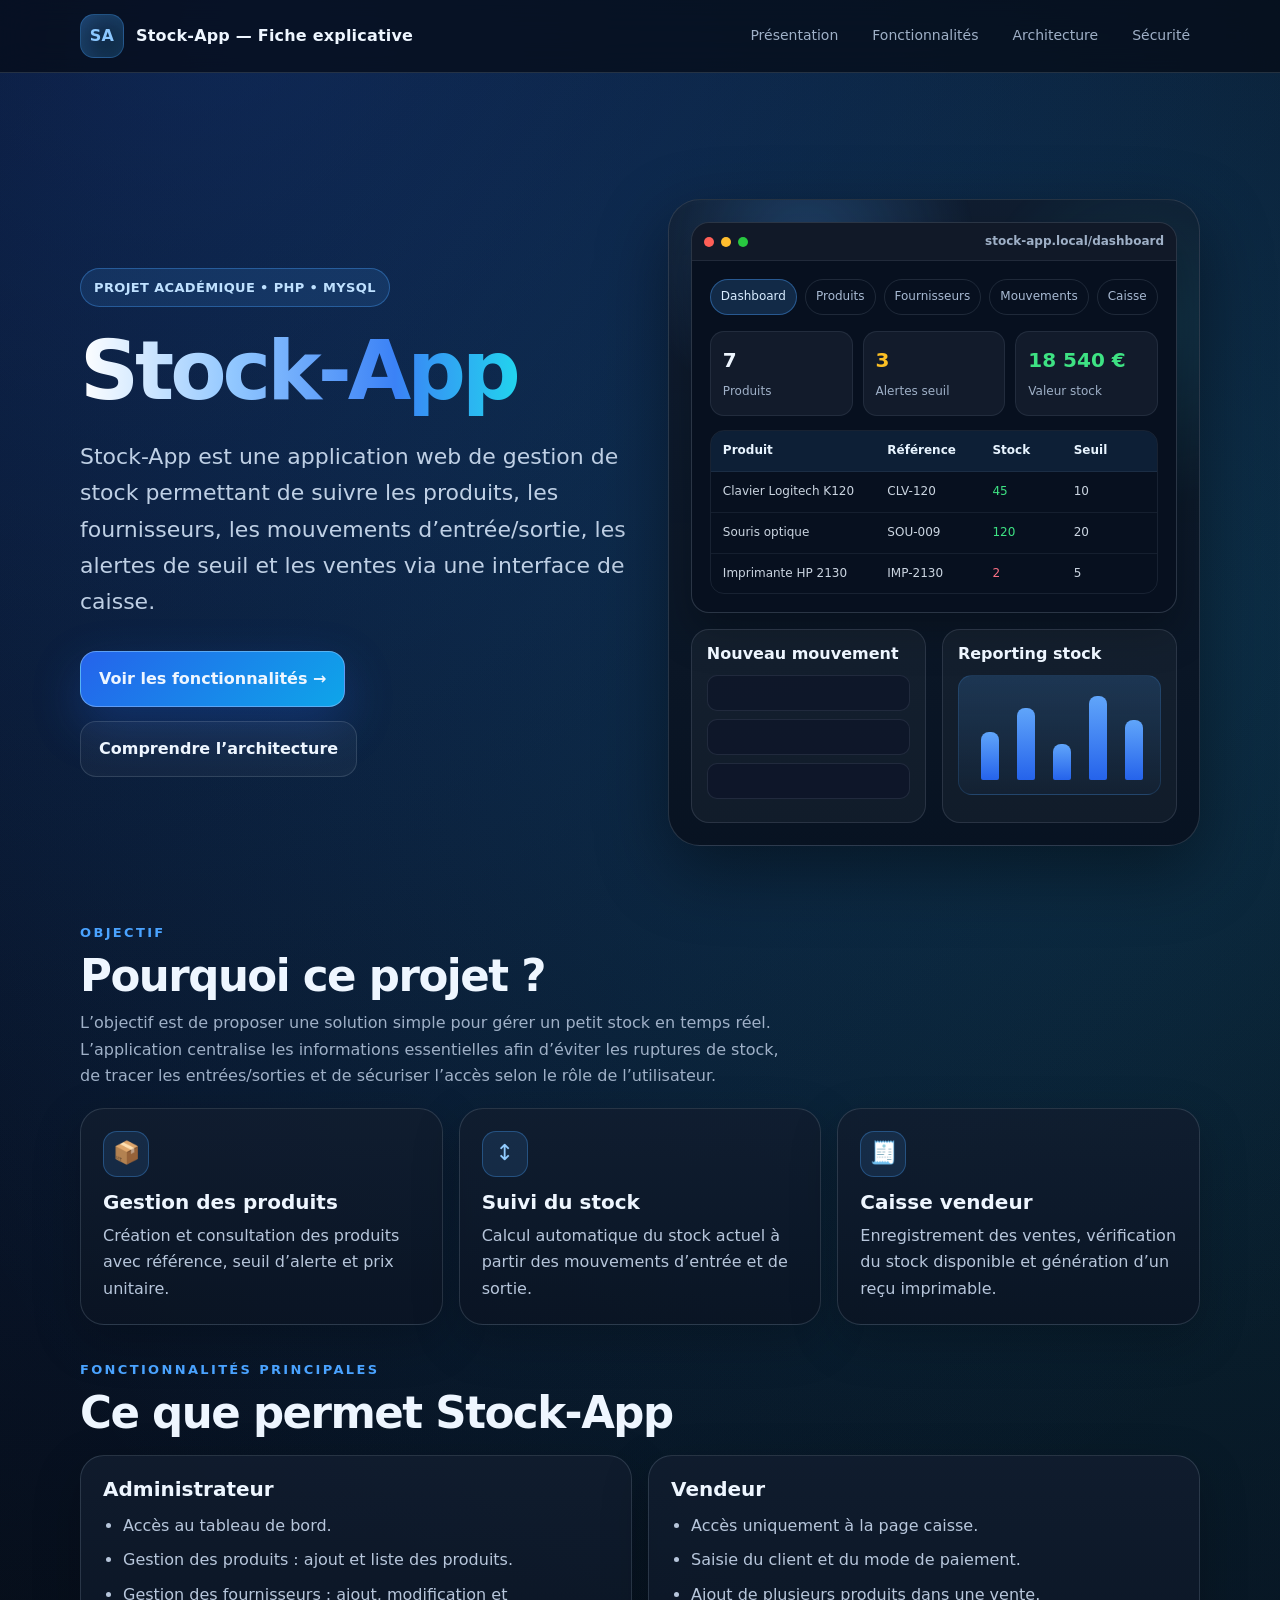
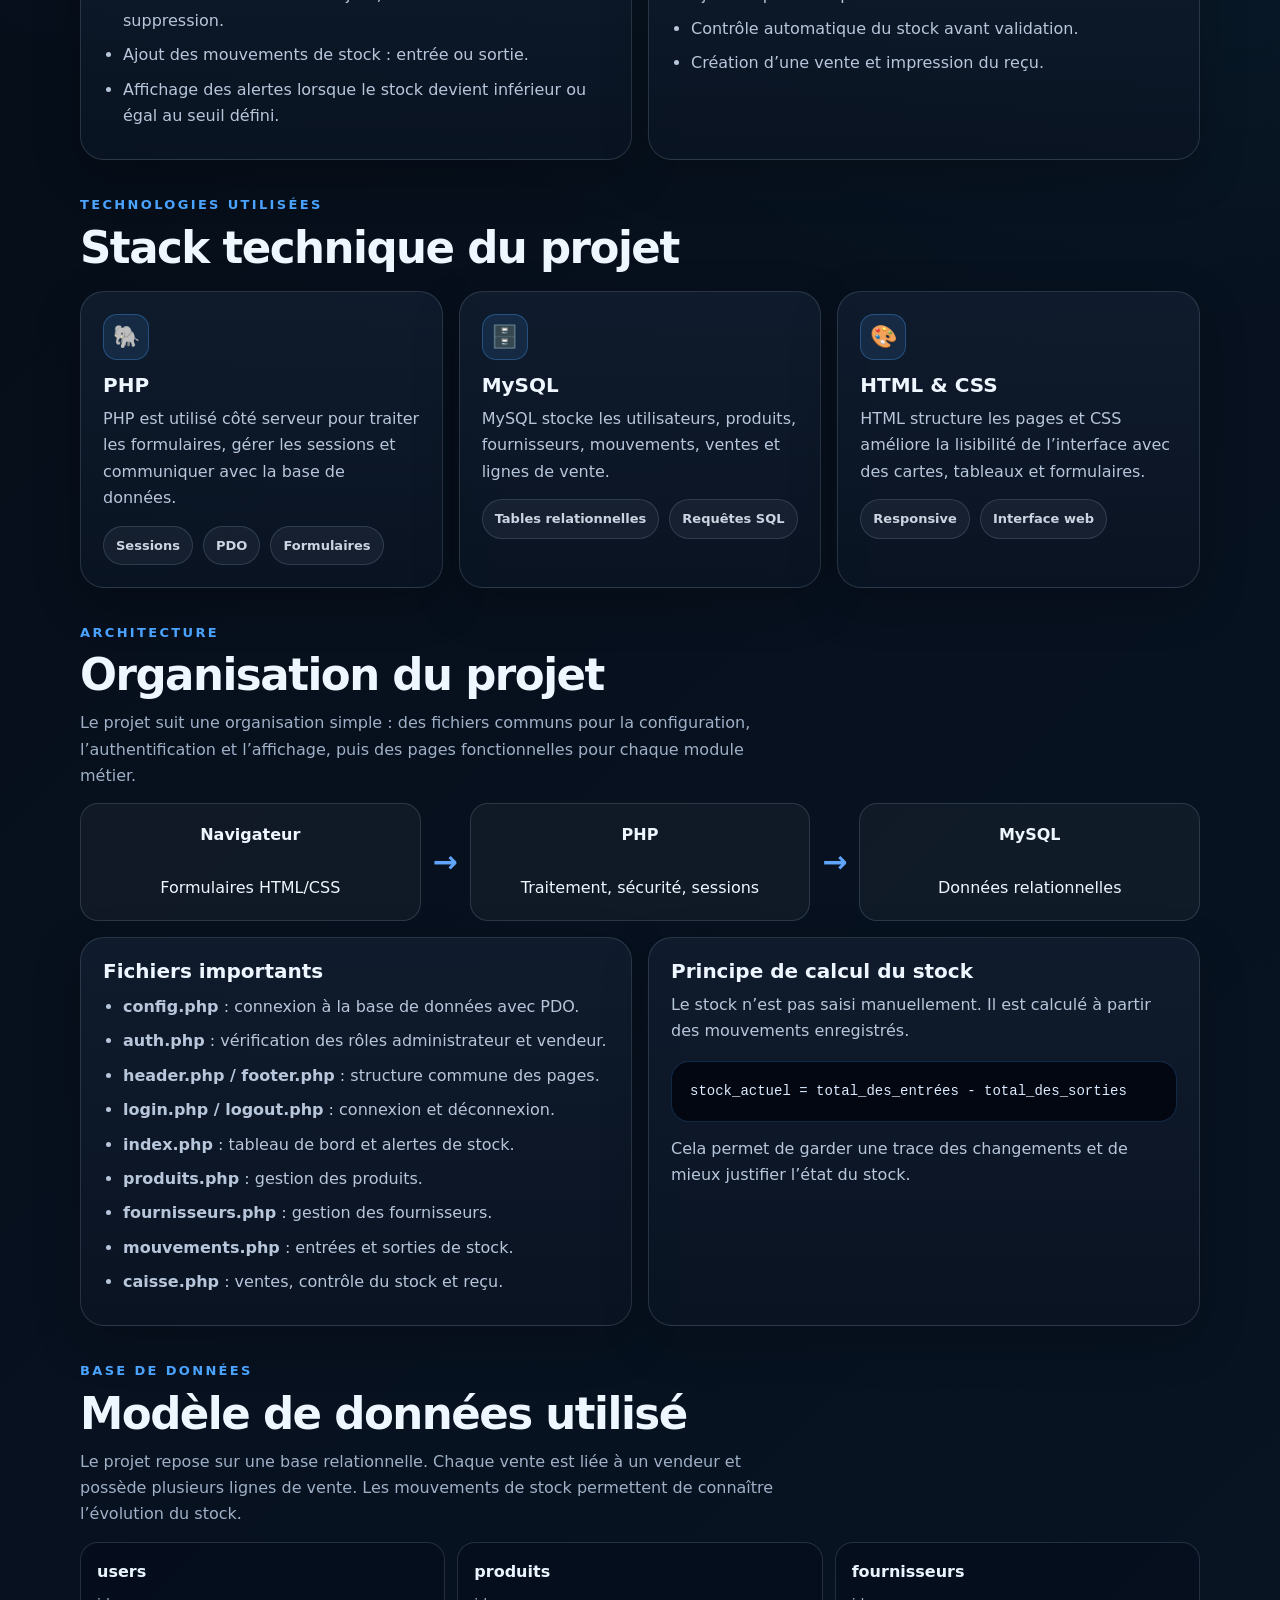
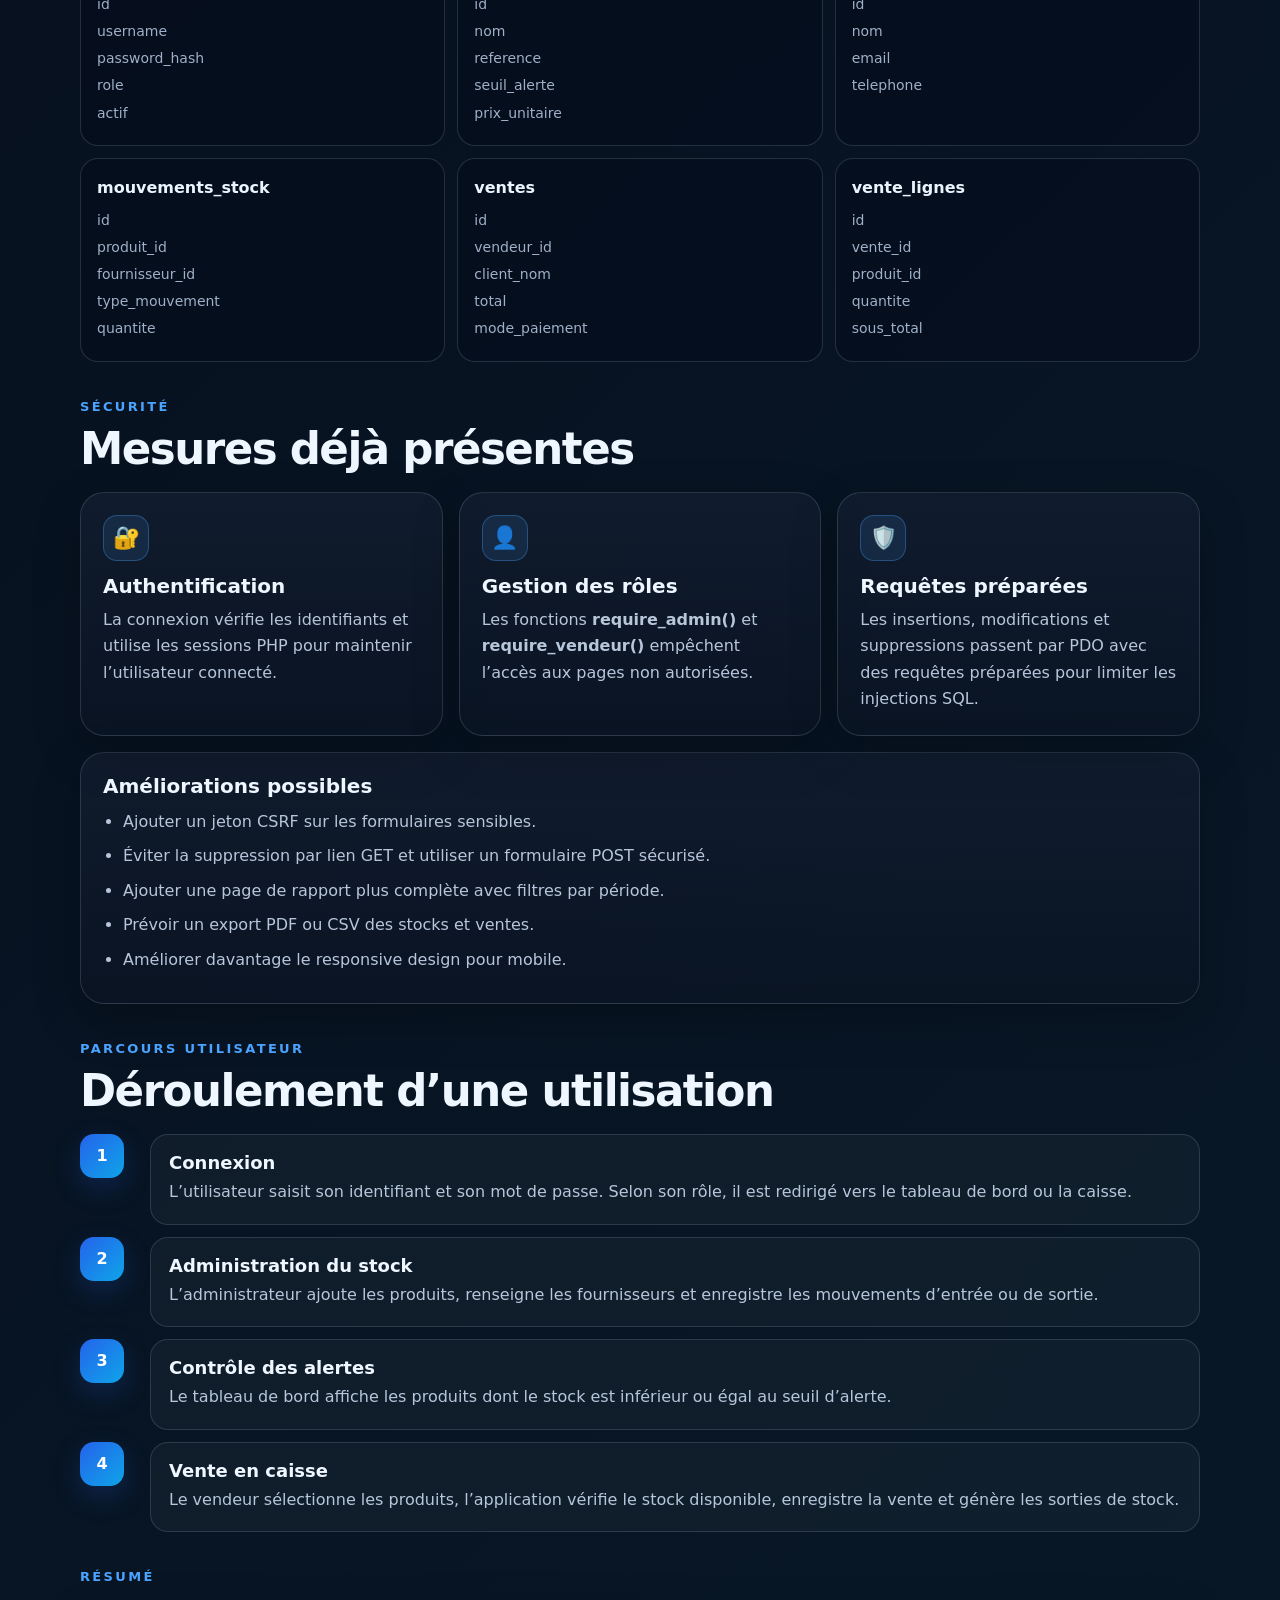
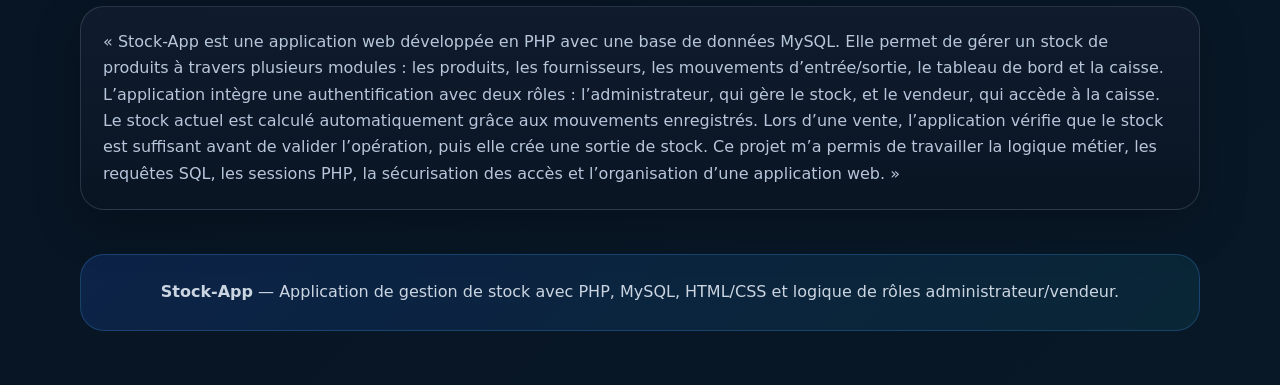
<file: stock_app_fiche_explicative.html>
<!doctype html>
<html lang="fr">
<head>
  <meta charset="utf-8" />
  <meta name="viewport" content="width=device-width, initial-scale=1" />
  <title>Fiche explicative — Stock-App</title>
  <meta name="description" content="Page HTML explicative du projet Stock-App : application PHP/MySQL de gestion de stock avec authentification, rôles, produits, fournisseurs, mouvements et caisse." />
  <style>
    :root{
      --bg:#07111f;
      --bg2:#0c1728;
      --card:#111d2f;
      --card2:#0d192a;
      --line:rgba(148,163,184,.22);
      --text:#eef6ff;
      --muted:#9fb0c7;
      --blue:#4aa3ff;
      --blue2:#2563eb;
      --cyan:#22d3ee;
      --green:#22c55e;
      --red:#ef4444;
      --yellow:#facc15;
      --shadow:0 24px 70px rgba(0,0,0,.42);
      --radius:24px;
    }

    *{box-sizing:border-box}
    html{scroll-behavior:smooth}
    body{
      margin:0;
      font-family:Inter, ui-sans-serif, system-ui, -apple-system, BlinkMacSystemFont, "Segoe UI", Arial, sans-serif;
      background:
        radial-gradient(circle at 18% 0%, rgba(37,99,235,.28), transparent 32%),
        radial-gradient(circle at 88% 12%, rgba(34,211,238,.14), transparent 28%),
        linear-gradient(135deg, #050a12 0%, var(--bg) 48%, #081827 100%);
      color:var(--text);
      line-height:1.65;
    }

    a{color:inherit}
    .page{width:min(1120px, calc(100% - 32px)); margin:0 auto; padding:28px 0 54px}

    .topbar{
      position:sticky;
      top:0;
      z-index:10;
      backdrop-filter: blur(18px);
      background:rgba(5,10,18,.68);
      border-bottom:1px solid var(--line);
    }
    .topbar-inner{
      width:min(1120px, calc(100% - 32px));
      margin:0 auto;
      min-height:72px;
      display:flex;
      align-items:center;
      justify-content:space-between;
      gap:18px;
    }
    .brand{display:flex; align-items:center; gap:12px; font-weight:900; letter-spacing:.2px}
    .logo{
      width:44px;height:44px;border-radius:14px;
      display:grid;place-items:center;
      background:linear-gradient(135deg, rgba(74,163,255,.25), rgba(34,211,238,.08));
      border:1px solid rgba(74,163,255,.36);
      box-shadow:0 0 26px rgba(74,163,255,.2) inset;
      color:#8cc8ff;
      font-weight:900;
    }
    .nav{display:flex; gap:14px; flex-wrap:wrap; font-size:14px; color:var(--muted)}
    .nav a{text-decoration:none; padding:8px 10px; border-radius:999px}
    .nav a:hover{background:rgba(148,163,184,.12); color:var(--text)}

    .hero{
      min-height:560px;
      display:grid;
      grid-template-columns: 1.02fr .98fr;
      gap:34px;
      align-items:center;
      padding:64px 0 42px;
    }
    .badge{
      display:inline-flex;
      align-items:center;
      gap:8px;
      padding:8px 13px;
      border-radius:999px;
      background:rgba(74,163,255,.13);
      border:1px solid rgba(74,163,255,.36);
      color:#bfe1ff;
      font-weight:800;
      font-size:13px;
      letter-spacing:.35px;
      text-transform:uppercase;
    }
    h1,h2,h3{line-height:1.12; margin:0}
    h1{
      margin-top:18px;
      font-size:clamp(44px, 7vw, 82px);
      letter-spacing:-4px;
    }
    .gradient{
      background:linear-gradient(90deg, #fff 0%, #91c7ff 35%, #3b82f6 72%, #22d3ee 100%);
      -webkit-background-clip:text;
      background-clip:text;
      color:transparent;
    }
    .lead{
      color:#bfd0e5;
      font-size:clamp(18px, 2.1vw, 22px);
      max-width:640px;
      margin:22px 0 0;
    }
    .hero-actions{display:flex; gap:14px; margin-top:30px; flex-wrap:wrap}
    .btn{
      display:inline-flex; align-items:center; justify-content:center; gap:10px;
      padding:14px 18px;
      border-radius:16px;
      text-decoration:none;
      font-weight:900;
      border:1px solid var(--line);
      background:rgba(255,255,255,.04);
      color:var(--text);
    }
    .btn.primary{
      background:linear-gradient(135deg, var(--blue2), #0ea5e9);
      border-color:rgba(147,197,253,.55);
      box-shadow:0 18px 48px rgba(37,99,235,.28);
    }

    .project-card{
      position:relative;
      border:1px solid rgba(148,163,184,.22);
      border-radius:32px;
      background:linear-gradient(180deg, rgba(17,29,47,.94), rgba(8,17,31,.92));
      padding:22px;
      box-shadow:var(--shadow);
      overflow:hidden;
    }
    .project-card::before{
      content:"";
      position:absolute; inset:-2px;
      background:radial-gradient(circle at 26% 8%, rgba(74,163,255,.38), transparent 24%), radial-gradient(circle at 90% 20%, rgba(34,211,238,.18), transparent 26%);
      pointer-events:none;
      opacity:.7;
    }
    .mockup{position:relative; z-index:1; display:grid; gap:16px}
    .browser{
      border-radius:18px;
      overflow:hidden;
      border:1px solid rgba(148,163,184,.25);
      background:#07101f;
      box-shadow:0 20px 40px rgba(0,0,0,.25);
    }
    .browser-head{
      min-height:38px;
      display:flex; align-items:center; justify-content:space-between;
      gap:12px;
      padding:0 12px;
      background:rgba(255,255,255,.04);
      border-bottom:1px solid rgba(148,163,184,.12);
    }
    .dots{display:flex; gap:7px}
    .dot{width:10px; height:10px; border-radius:50%}
    .dot.red{background:#ff5f57}.dot.yellow{background:#ffbd2e}.dot.green{background:#28c840}
    .browser-title{font-size:12px; color:#9fb0c7; font-weight:700}
    .screen{padding:18px}
    .tabs{display:flex; gap:8px; flex-wrap:wrap; margin-bottom:16px}
    .tab{font-size:12px; padding:7px 10px; border-radius:999px; color:#a8bad3; border:1px solid rgba(148,163,184,.17)}
    .tab.active{background:rgba(74,163,255,.18); color:#d8ecff; border-color:rgba(74,163,255,.4)}
    .kpis{display:grid; grid-template-columns:repeat(3, 1fr); gap:10px; margin-bottom:14px}
    .kpi{padding:12px; border-radius:14px; background:rgba(148,163,184,.08); border:1px solid rgba(148,163,184,.13)}
    .kpi strong{display:block; font-size:20px}.kpi span{font-size:12px; color:#9fb0c7}
    .table{border:1px solid rgba(148,163,184,.12); border-radius:14px; overflow:hidden}
    .row{display:grid; grid-template-columns:1.3fr .8fr .6fr .6fr; gap:10px; padding:10px 12px; border-bottom:1px solid rgba(148,163,184,.1); font-size:12px; color:#cbd5e1}
    .row.head{background:rgba(74,163,255,.10); color:#e8f4ff; font-weight:800}
    .row:last-child{border-bottom:0}
    .ok{color:#3ee283}.warn{color:#fbbf24}.danger{color:#fb7185}
    .side-windows{display:grid; grid-template-columns:1fr 1fr; gap:16px}
    .mini{padding:15px; border-radius:18px; border:1px solid rgba(148,163,184,.18); background:rgba(255,255,255,.04)}
    .mini h3{font-size:16px; margin-bottom:12px}
    .form-line{height:36px; border-radius:10px; background:rgba(15,23,42,.9); border:1px solid rgba(148,163,184,.14); margin:8px 0}
    .chart{height:120px; border-radius:14px; background:linear-gradient(180deg, rgba(74,163,255,.18), rgba(74,163,255,.04)); position:relative; overflow:hidden; border:1px solid rgba(74,163,255,.16)}
    .bar{position:absolute; bottom:14px; width:18px; border-radius:8px 8px 2px 2px; background:linear-gradient(180deg,#60a5fa,#2563eb)}
    .bar:nth-child(1){left:22px;height:48px}.bar:nth-child(2){left:58px;height:72px}.bar:nth-child(3){left:94px;height:36px}.bar:nth-child(4){left:130px;height:84px}.bar:nth-child(5){left:166px;height:60px}

    section{margin-top:34px}
    .section-head{display:flex; align-items:end; justify-content:space-between; gap:20px; margin-bottom:18px}
    .eyebrow{color:var(--blue); font-weight:900; letter-spacing:.18em; text-transform:uppercase; font-size:13px}
    h2{font-size:clamp(28px, 3.4vw, 44px); letter-spacing:-1.5px; margin-top:8px}
    .subtitle{color:var(--muted); max-width:720px; margin:10px 0 0}

    .grid-3{display:grid; grid-template-columns:repeat(3,1fr); gap:16px}
    .grid-2{display:grid; grid-template-columns:repeat(2,1fr); gap:16px}
    .card{
      background:linear-gradient(180deg, rgba(17,29,47,.86), rgba(10,20,35,.86));
      border:1px solid var(--line);
      border-radius:var(--radius);
      padding:22px;
      box-shadow:0 16px 48px rgba(0,0,0,.22);
    }
    .card h3{font-size:20px; margin-bottom:10px}
    .card p{color:#b7c6db; margin:0}
    .icon{
      width:46px; height:46px; display:grid; place-items:center; border-radius:14px;
      background:rgba(74,163,255,.12); border:1px solid rgba(74,163,255,.32);
      color:#92ccff; font-size:22px; margin-bottom:14px;
    }
    ul{margin:12px 0 0; padding-left:20px; color:#b7c6db}
    li{margin:8px 0}
    .chips{display:flex; flex-wrap:wrap; gap:10px; margin-top:14px}
    .chip{padding:8px 12px; border-radius:999px; background:rgba(148,163,184,.08); border:1px solid var(--line); color:#cbd5e1; font-weight:800; font-size:13px}

    .timeline{display:grid; gap:12px}
    .step{display:grid; grid-template-columns:56px 1fr; gap:14px; align-items:start}
    .num{width:44px;height:44px;border-radius:14px; display:grid; place-items:center; font-weight:900; color:#fff; background:linear-gradient(135deg, #2563eb, #0ea5e9); box-shadow:0 10px 28px rgba(37,99,235,.22)}
    .step-content{padding:18px; border-radius:18px; border:1px solid var(--line); background:rgba(255,255,255,.035)}
    .step-content h3{font-size:18px; margin-bottom:6px}.step-content p{margin:0; color:#b7c6db}

    .schema{
      display:grid;
      grid-template-columns:1fr auto 1fr auto 1fr;
      gap:12px;
      align-items:center;
      margin-top:14px;
    }
    .box{padding:18px; border-radius:18px; background:rgba(255,255,255,.04); border:1px solid var(--line); text-align:center; min-height:92px; display:grid; place-items:center}
    .arrow{font-size:30px; color:#60a5fa; font-weight:900}
    .code{
      margin-top:16px;
      padding:18px;
      border-radius:18px;
      border:1px solid rgba(74,163,255,.22);
      background:#030712;
      overflow:auto;
      color:#dbeafe;
      font-family:"SFMono-Regular", Consolas, "Liberation Mono", monospace;
      font-size:14px;
    }
    .db-grid{display:grid; grid-template-columns:repeat(3, 1fr); gap:12px; margin-top:14px}
    .db-table{border:1px solid var(--line); border-radius:18px; padding:16px; background:rgba(2,6,23,.28)}
    .db-table strong{display:block; color:#eaf4ff; margin-bottom:8px}
    .db-table span{display:block; color:#9fb0c7; font-size:14px; margin:4px 0}

    .footer{
      margin-top:44px;
      padding:24px;
      border-radius:24px;
      border:1px solid rgba(74,163,255,.24);
      background:linear-gradient(135deg, rgba(37,99,235,.18), rgba(34,211,238,.08));
      color:#cbd5e1;
      text-align:center;
    }

    @media (max-width:900px){
      .hero{grid-template-columns:1fr; padding-top:38px}
      .grid-3,.grid-2,.db-grid{grid-template-columns:1fr}
      .schema{grid-template-columns:1fr}
      .arrow{transform:rotate(90deg); text-align:center}
      h1{letter-spacing:-2px}
      .side-windows{grid-template-columns:1fr}
      .topbar-inner{align-items:flex-start; flex-direction:column; padding:14px 0}
    }
    @media print{
      body{background:#fff;color:#111}.topbar,.hero-actions{display:none}.card,.project-card,.step-content,.footer{box-shadow:none;background:#fff;color:#111;border-color:#ddd}.lead,.subtitle,.card p,li,.step-content p{color:#333}.page{width:100%;padding:0}.hero{min-height:auto;display:block}.gradient{color:#111;background:none}.mockup{display:none}
    }
  </style>
</head>
<body>
  <header class="topbar">
    <div class="topbar-inner">
      <div class="brand"><div class="logo">SA</div><span>Stock-App — Fiche explicative</span></div>
      <nav class="nav" aria-label="Navigation interne">
        <a href="#presentation">Présentation</a>
        <a href="#fonctionnalites">Fonctionnalités</a>
        <a href="#architecture">Architecture</a>
        <a href="#securite">Sécurité</a>
      </nav>
    </div>
  </header>

  <main class="page">
    <section class="hero" id="presentation">
      <div>
        <span class="badge">Projet académique • PHP • MySQL</span>
        <h1><span class="gradient">Stock-App</span></h1>
        <p class="lead">
          Stock-App est une application web de gestion de stock permettant de suivre les produits,
          les fournisseurs, les mouvements d’entrée/sortie, les alertes de seuil et les ventes via une interface de caisse.
        </p>
        <div class="hero-actions">
          <a class="btn primary" href="#fonctionnalites">Voir les fonctionnalités →</a>
          <a class="btn" href="#architecture">Comprendre l’architecture</a>
        </div>
      </div>

      <div class="project-card" aria-label="Illustration de l'interface Stock-App">
        <div class="mockup">
          <div class="browser">
            <div class="browser-head">
              <div class="dots"><span class="dot red"></span><span class="dot yellow"></span><span class="dot green"></span></div>
              <div class="browser-title">stock-app.local/dashboard</div>
            </div>
            <div class="screen">
              <div class="tabs"><span class="tab active">Dashboard</span><span class="tab">Produits</span><span class="tab">Fournisseurs</span><span class="tab">Mouvements</span><span class="tab">Caisse</span></div>
              <div class="kpis">
                <div class="kpi"><strong>7</strong><span>Produits</span></div>
                <div class="kpi"><strong class="warn">3</strong><span>Alertes seuil</span></div>
                <div class="kpi"><strong class="ok">18 540 €</strong><span>Valeur stock</span></div>
              </div>
              <div class="table">
                <div class="row head"><span>Produit</span><span>Référence</span><span>Stock</span><span>Seuil</span></div>
                <div class="row"><span>Clavier Logitech K120</span><span>CLV-120</span><span class="ok">45</span><span>10</span></div>
                <div class="row"><span>Souris optique</span><span>SOU-009</span><span class="ok">120</span><span>20</span></div>
                <div class="row"><span>Imprimante HP 2130</span><span>IMP-2130</span><span class="danger">2</span><span>5</span></div>
              </div>
            </div>
          </div>
          <div class="side-windows">
            <div class="mini"><h3>Nouveau mouvement</h3><div class="form-line"></div><div class="form-line"></div><div class="form-line"></div></div>
            <div class="mini"><h3>Reporting stock</h3><div class="chart"><span class="bar"></span><span class="bar"></span><span class="bar"></span><span class="bar"></span><span class="bar"></span></div></div>
          </div>
        </div>
      </div>
    </section>

    <section>
      <div class="section-head">
        <div>
          <div class="eyebrow">Objectif</div>
          <h2>Pourquoi ce projet ?</h2>
          <p class="subtitle">
            L’objectif est de proposer une solution simple pour gérer un petit stock en temps réel.
            L’application centralise les informations essentielles afin d’éviter les ruptures de stock,
            de tracer les entrées/sorties et de sécuriser l’accès selon le rôle de l’utilisateur.
          </p>
        </div>
      </div>
      <div class="grid-3">
        <article class="card">
          <div class="icon">📦</div>
          <h3>Gestion des produits</h3>
          <p>Création et consultation des produits avec référence, seuil d’alerte et prix unitaire.</p>
        </article>
        <article class="card">
          <div class="icon">↕️</div>
          <h3>Suivi du stock</h3>
          <p>Calcul automatique du stock actuel à partir des mouvements d’entrée et de sortie.</p>
        </article>
        <article class="card">
          <div class="icon">🧾</div>
          <h3>Caisse vendeur</h3>
          <p>Enregistrement des ventes, vérification du stock disponible et génération d’un reçu imprimable.</p>
        </article>
      </div>
    </section>

    <section id="fonctionnalites">
      <div class="eyebrow">Fonctionnalités principales</div>
      <h2>Ce que permet Stock-App</h2>
      <div class="grid-2" style="margin-top:18px;">
        <article class="card">
          <h3>Administrateur</h3>
          <ul>
            <li>Accès au tableau de bord.</li>
            <li>Gestion des produits : ajout et liste des produits.</li>
            <li>Gestion des fournisseurs : ajout, modification et suppression.</li>
            <li>Ajout des mouvements de stock : entrée ou sortie.</li>
            <li>Affichage des alertes lorsque le stock devient inférieur ou égal au seuil défini.</li>
          </ul>
        </article>
        <article class="card">
          <h3>Vendeur</h3>
          <ul>
            <li>Accès uniquement à la page caisse.</li>
            <li>Saisie du client et du mode de paiement.</li>
            <li>Ajout de plusieurs produits dans une vente.</li>
            <li>Contrôle automatique du stock avant validation.</li>
            <li>Création d’une vente et impression du reçu.</li>
          </ul>
        </article>
      </div>
    </section>

    <section>
      <div class="eyebrow">Technologies utilisées</div>
      <h2>Stack technique du projet</h2>
      <div class="grid-3" style="margin-top:18px;">
        <article class="card">
          <div class="icon">🐘</div>
          <h3>PHP</h3>
          <p>PHP est utilisé côté serveur pour traiter les formulaires, gérer les sessions et communiquer avec la base de données.</p>
          <div class="chips"><span class="chip">Sessions</span><span class="chip">PDO</span><span class="chip">Formulaires</span></div>
        </article>
        <article class="card">
          <div class="icon">🗄️</div>
          <h3>MySQL</h3>
          <p>MySQL stocke les utilisateurs, produits, fournisseurs, mouvements, ventes et lignes de vente.</p>
          <div class="chips"><span class="chip">Tables relationnelles</span><span class="chip">Requêtes SQL</span></div>
        </article>
        <article class="card">
          <div class="icon">🎨</div>
          <h3>HTML & CSS</h3>
          <p>HTML structure les pages et CSS améliore la lisibilité de l’interface avec des cartes, tableaux et formulaires.</p>
          <div class="chips"><span class="chip">Responsive</span><span class="chip">Interface web</span></div>
        </article>
      </div>
    </section>

    <section id="architecture">
      <div class="eyebrow">Architecture</div>
      <h2>Organisation du projet</h2>
      <p class="subtitle">
        Le projet suit une organisation simple : des fichiers communs pour la configuration, l’authentification et l’affichage,
        puis des pages fonctionnelles pour chaque module métier.
      </p>

      <div class="schema">
        <div class="box"><strong>Navigateur</strong><br><span>Formulaires HTML/CSS</span></div>
        <div class="arrow">→</div>
        <div class="box"><strong>PHP</strong><br><span>Traitement, sécurité, sessions</span></div>
        <div class="arrow">→</div>
        <div class="box"><strong>MySQL</strong><br><span>Données relationnelles</span></div>
      </div>

      <div class="grid-2" style="margin-top:16px;">
        <article class="card">
          <h3>Fichiers importants</h3>
          <ul>
            <li><strong>config.php</strong> : connexion à la base de données avec PDO.</li>
            <li><strong>auth.php</strong> : vérification des rôles administrateur et vendeur.</li>
            <li><strong>header.php / footer.php</strong> : structure commune des pages.</li>
            <li><strong>login.php / logout.php</strong> : connexion et déconnexion.</li>
            <li><strong>index.php</strong> : tableau de bord et alertes de stock.</li>
            <li><strong>produits.php</strong> : gestion des produits.</li>
            <li><strong>fournisseurs.php</strong> : gestion des fournisseurs.</li>
            <li><strong>mouvements.php</strong> : entrées et sorties de stock.</li>
            <li><strong>caisse.php</strong> : ventes, contrôle du stock et reçu.</li>
          </ul>
        </article>
        <article class="card">
          <h3>Principe de calcul du stock</h3>
          <p>Le stock n’est pas saisi manuellement. Il est calculé à partir des mouvements enregistrés.</p>
          <div class="code">stock_actuel = total_des_entrées - total_des_sorties</div>
          <p style="margin-top:14px;">Cela permet de garder une trace des changements et de mieux justifier l’état du stock.</p>
        </article>
      </div>
    </section>

    <section>
      <div class="eyebrow">Base de données</div>
      <h2>Modèle de données utilisé</h2>
      <p class="subtitle">
        Le projet repose sur une base relationnelle. Chaque vente est liée à un vendeur et possède plusieurs lignes de vente.
        Les mouvements de stock permettent de connaître l’évolution du stock.
      </p>
      <div class="db-grid">
        <div class="db-table"><strong>users</strong><span>id</span><span>username</span><span>password_hash</span><span>role</span><span>actif</span></div>
        <div class="db-table"><strong>produits</strong><span>id</span><span>nom</span><span>reference</span><span>seuil_alerte</span><span>prix_unitaire</span></div>
        <div class="db-table"><strong>fournisseurs</strong><span>id</span><span>nom</span><span>email</span><span>telephone</span></div>
        <div class="db-table"><strong>mouvements_stock</strong><span>id</span><span>produit_id</span><span>fournisseur_id</span><span>type_mouvement</span><span>quantite</span></div>
        <div class="db-table"><strong>ventes</strong><span>id</span><span>vendeur_id</span><span>client_nom</span><span>total</span><span>mode_paiement</span></div>
        <div class="db-table"><strong>vente_lignes</strong><span>id</span><span>vente_id</span><span>produit_id</span><span>quantite</span><span>sous_total</span></div>
      </div>
    </section>

    <section id="securite">
      <div class="eyebrow">Sécurité</div>
      <h2>Mesures déjà présentes</h2>
      <div class="grid-3" style="margin-top:18px;">
        <article class="card">
          <div class="icon">🔐</div>
          <h3>Authentification</h3>
          <p>La connexion vérifie les identifiants et utilise les sessions PHP pour maintenir l’utilisateur connecté.</p>
        </article>
        <article class="card">
          <div class="icon">👤</div>
          <h3>Gestion des rôles</h3>
          <p>Les fonctions <strong>require_admin()</strong> et <strong>require_vendeur()</strong> empêchent l’accès aux pages non autorisées.</p>
        </article>
        <article class="card">
          <div class="icon">🛡️</div>
          <h3>Requêtes préparées</h3>
          <p>Les insertions, modifications et suppressions passent par PDO avec des requêtes préparées pour limiter les injections SQL.</p>
        </article>
      </div>
      <div class="card" style="margin-top:16px;">
        <h3>Améliorations possibles</h3>
        <ul>
          <li>Ajouter un jeton CSRF sur les formulaires sensibles.</li>
          <li>Éviter la suppression par lien GET et utiliser un formulaire POST sécurisé.</li>
          <li>Ajouter une page de rapport plus complète avec filtres par période.</li>
          <li>Prévoir un export PDF ou CSV des stocks et ventes.</li>
          <li>Améliorer davantage le responsive design pour mobile.</li>
        </ul>
      </div>
    </section>

    <section>
      <div class="eyebrow">Parcours utilisateur</div>
      <h2>Déroulement d’une utilisation</h2>
      <div class="timeline" style="margin-top:18px;">
        <div class="step"><div class="num">1</div><div class="step-content"><h3>Connexion</h3><p>L’utilisateur saisit son identifiant et son mot de passe. Selon son rôle, il est redirigé vers le tableau de bord ou la caisse.</p></div></div>
        <div class="step"><div class="num">2</div><div class="step-content"><h3>Administration du stock</h3><p>L’administrateur ajoute les produits, renseigne les fournisseurs et enregistre les mouvements d’entrée ou de sortie.</p></div></div>
        <div class="step"><div class="num">3</div><div class="step-content"><h3>Contrôle des alertes</h3><p>Le tableau de bord affiche les produits dont le stock est inférieur ou égal au seuil d’alerte.</p></div></div>
        <div class="step"><div class="num">4</div><div class="step-content"><h3>Vente en caisse</h3><p>Le vendeur sélectionne les produits, l’application vérifie le stock disponible, enregistre la vente et génère les sorties de stock.</p></div></div>
      </div>
    </section>

    <section id="oral">
      <div class="eyebrow">Résumé</div>
      <article class="card" style="margin-top:18px;">
        <p>
          « Stock-App est une application web développée en PHP avec une base de données MySQL.
          Elle permet de gérer un stock de produits à travers plusieurs modules : les produits, les fournisseurs,
          les mouvements d’entrée/sortie, le tableau de bord et la caisse. L’application intègre une authentification
          avec deux rôles : l’administrateur, qui gère le stock, et le vendeur, qui accède à la caisse. Le stock actuel
          est calculé automatiquement grâce aux mouvements enregistrés. Lors d’une vente, l’application vérifie que le stock
          est suffisant avant de valider l’opération, puis elle crée une sortie de stock. Ce projet m’a permis de travailler
          la logique métier, les requêtes SQL, les sessions PHP, la sécurisation des accès et l’organisation d’une application web. »
        </p>
      </article>
    </section>

    <div class="footer">
      <strong>Stock-App</strong> — Application de gestion de stock avec PHP, MySQL, HTML/CSS et logique de rôles administrateur/vendeur.
    </div>
  </main>
</body>
</html>
</file>
<file: assets/css/forgy.css>
* {
  box-sizing: border-box;
  margin: 0;
  padding: 0;
}

:root {
  --bg: #08131f;
  --bg-2: #102236;
  --card: rgba(255, 255, 255, 0.07);
  --card-2: rgba(255, 255, 255, 0.11);
  --line: rgba(255, 255, 255, 0.14);
  --text: #f5f7fb;
  --muted: #aab8cc;
  --green: #69d66f;
  --blue: #4ea8ff;
  --yellow: #ffd166;
  --red: #ff6b6b;
}

html {
  scroll-behavior: smooth;
}

body {
  font-family: Arial, Helvetica, sans-serif;
  background:
    radial-gradient(circle at top left, rgba(78, 168, 255, 0.28), transparent 32%),
    radial-gradient(circle at top right, rgba(105, 214, 111, 0.18), transparent 30%),
    linear-gradient(135deg, var(--bg), #050a12 65%);
  color: var(--text);
  line-height: 1.7;
  min-height: 100vh;
}

a {
  color: inherit;
  text-decoration: none;
}

.page {
  width: min(1180px, 92%);
  margin: auto;
}

.header {
  position: sticky;
  top: 0;
  z-index: 20;
  backdrop-filter: blur(18px);
  background: rgba(5, 10, 18, 0.78);
  border-bottom: 1px solid var(--line);
}

.navbar {
  width: min(1180px, 92%);
  margin: auto;
  display: flex;
  align-items: center;
  justify-content: space-between;
  padding: 18px 0;
}

.logo {
  display: flex;
  align-items: center;
  gap: 12px;
  font-weight: 800;
  letter-spacing: 0.3px;
}

.logo-icon {
  width: 44px;
  height: 44px;
  display: grid;
  place-items: center;
  border-radius: 14px;
  background: linear-gradient(135deg, var(--green), var(--blue));
  color: #06101c;
  font-weight: 900;
  box-shadow: 0 0 30px rgba(78, 168, 255, 0.28);
}

.nav-links {
  display: flex;
  gap: 18px;
  color: var(--muted);
  font-weight: 700;
  font-size: 0.94rem;
}

.nav-links a:hover {
  color: var(--text);
}

.hero {
  padding: 92px 0 56px;
  display: grid;
  grid-template-columns: 1.2fr 0.8fr;
  gap: 38px;
  align-items: center;
}

.badge {
  display: inline-flex;
  align-items: center;
  gap: 10px;
  padding: 8px 14px;
  border: 1px solid rgba(105, 214, 111, 0.35);
  border-radius: 999px;
  color: #93ff9a;
  background: rgba(105, 214, 111, 0.12);
  font-weight: 800;
  margin-bottom: 22px;
}

h1 {
  font-size: clamp(2.4rem, 6vw, 5rem);
  line-height: 0.98;
  letter-spacing: -2px;
  margin-bottom: 22px;
}

.gradient-text {
  background: linear-gradient(90deg, var(--green), var(--blue));
  -webkit-background-clip: text;
  background-clip: text;
  color: transparent;
}

.hero p {
  max-width: 720px;
  color: var(--muted);
  font-size: 1.15rem;
}

.hero-actions {
  display: flex;
  flex-wrap: wrap;
  gap: 14px;
  margin-top: 30px;
}

.btn {
  display: inline-flex;
  align-items: center;
  justify-content: center;
  padding: 13px 20px;
  border-radius: 14px;
  font-weight: 800;
  border: 1px solid var(--line);
}

.btn-primary {
  background: linear-gradient(135deg, var(--green), var(--blue));
  color: #06101c;
}

.btn-secondary {
  background: rgba(255, 255, 255, 0.06);
  color: var(--text);
}

.hero-card {
  border: 1px solid var(--line);
  background: linear-gradient(180deg, rgba(255,255,255,0.10), rgba(255,255,255,0.04));
  border-radius: 28px;
  padding: 22px;
  box-shadow: 0 30px 90px rgba(0,0,0,0.35);
}

.browser-bar {
  height: 32px;
  display: flex;
  gap: 8px;
  align-items: center;
  padding: 0 8px;
}

.dot {
  width: 11px;
  height: 11px;
  border-radius: 50%;
  display: block;
}

.dot.red { background: var(--red); }
.dot.yellow { background: var(--yellow); }
.dot.green { background: var(--green); }

.hero-card img {
  width: 100%;
  border-radius: 18px;
  border: 1px solid var(--line);
  display: block;
}

.section {
  padding: 54px 0;
}

.section-title {
  display: flex;
  align-items: center;
  gap: 14px;
  margin-bottom: 24px;
}

.section-number {
  color: var(--blue);
  font-weight: 900;
  letter-spacing: 2px;
}

h2 {
  font-size: clamp(1.8rem, 4vw, 3rem);
  line-height: 1.1;
}

.grid-2 {
  display: grid;
  grid-template-columns: repeat(2, 1fr);
  gap: 22px;
}

.card {
  border: 1px solid var(--line);
  border-radius: 24px;
  background: var(--card);
  padding: 24px;
}

.card h3 {
  font-size: 1.35rem;
  margin-bottom: 10px;
}

.card p,
.card li {
  color: var(--muted);
}

.card ul,
.card ol {
  padding-left: 20px;
  margin-top: 12px;
}

.code-box {
  border: 1px solid rgba(78, 168, 255, 0.28);
  background: rgba(0, 0, 0, 0.28);
  border-radius: 18px;
  padding: 18px;
  overflow-x: auto;
  margin-top: 16px;
}

code,
pre {
  font-family: Consolas, Monaco, 'Courier New', monospace;
}

pre {
  color: #dff1ff;
  font-size: 0.98rem;
}

.value-grid {
  display: grid;
  grid-template-columns: repeat(3, 1fr);
  gap: 18px;
}

.value-card {
  border: 1px solid var(--line);
  border-radius: 24px;
  padding: 18px;
  background: rgba(255,255,255,0.06);
}

.value-card h3 {
  color: #ffffff;
  margin-bottom: 8px;
  font-size: 1.05rem;
}

.value-card p {
  color: var(--muted);
  font-size: 0.94rem;
  min-height: 54px;
}

.demo-row {
  min-height: 82px;
  margin-top: 14px;
  border-radius: 18px;
  padding: 12px;
  display: flex;
  align-items: center;
  gap: 8px;
  background: linear-gradient(135deg, rgba(78,168,255,0.16), rgba(105,214,111,0.12));
  border: 1px dashed rgba(255,255,255,0.2);
}

.demo-row.flex-start { justify-content: flex-start; }
.demo-row.flex-end { justify-content: flex-end; }
.demo-row.center { justify-content: center; }
.demo-row.space-between { justify-content: space-between; }
.demo-row.space-around { justify-content: space-around; }
.demo-row.space-evenly { justify-content: space-evenly; }

.frog {
  width: 42px;
  height: 42px;
  border-radius: 50%;
  display: grid;
  place-items: center;
  background: #4bd669;
  box-shadow: inset 0 -6px 12px rgba(0,0,0,0.2), 0 0 18px rgba(75,214,105,0.25);
  font-size: 1.35rem;
}

.gallery {
  display: grid;
  grid-template-columns: repeat(3, 1fr);
  gap: 18px;
}

.shot {
  background: rgba(255,255,255,0.06);
  border: 1px solid var(--line);
  border-radius: 20px;
  overflow: hidden;
  transition: transform 0.2s ease, border-color 0.2s ease;
}

.shot:hover {
  transform: translateY(-4px);
  border-color: rgba(78, 168, 255, 0.55);
}

.shot img {
  width: 100%;
  aspect-ratio: 16 / 10;
  object-fit: cover;
  display: block;
  background: #ffffff;
}

.shot figcaption {
  padding: 12px 14px;
  color: var(--muted);
  font-weight: 800;
  font-size: 0.9rem;
}

.footer {
  padding: 32px 0 48px;
  color: var(--muted);
  border-top: 1px solid var(--line);
  margin-top: 38px;
  text-align: center;
}

.highlight {
  color: var(--green);
  font-weight: 900;
}

@media (max-width: 900px) {
  .nav-links {
    display: none;
  }

  .hero,
  .grid-2 {
    grid-template-columns: 1fr;
  }

  .value-grid,
  .gallery {
    grid-template-columns: repeat(2, 1fr);
  }
}

@media (max-width: 600px) {
  .value-grid,
  .gallery {
    grid-template-columns: 1fr;
  }

  .hero {
    padding-top: 56px;
  }

  .card,
  .hero-card {
    padding: 18px;
  }
}
</file>
